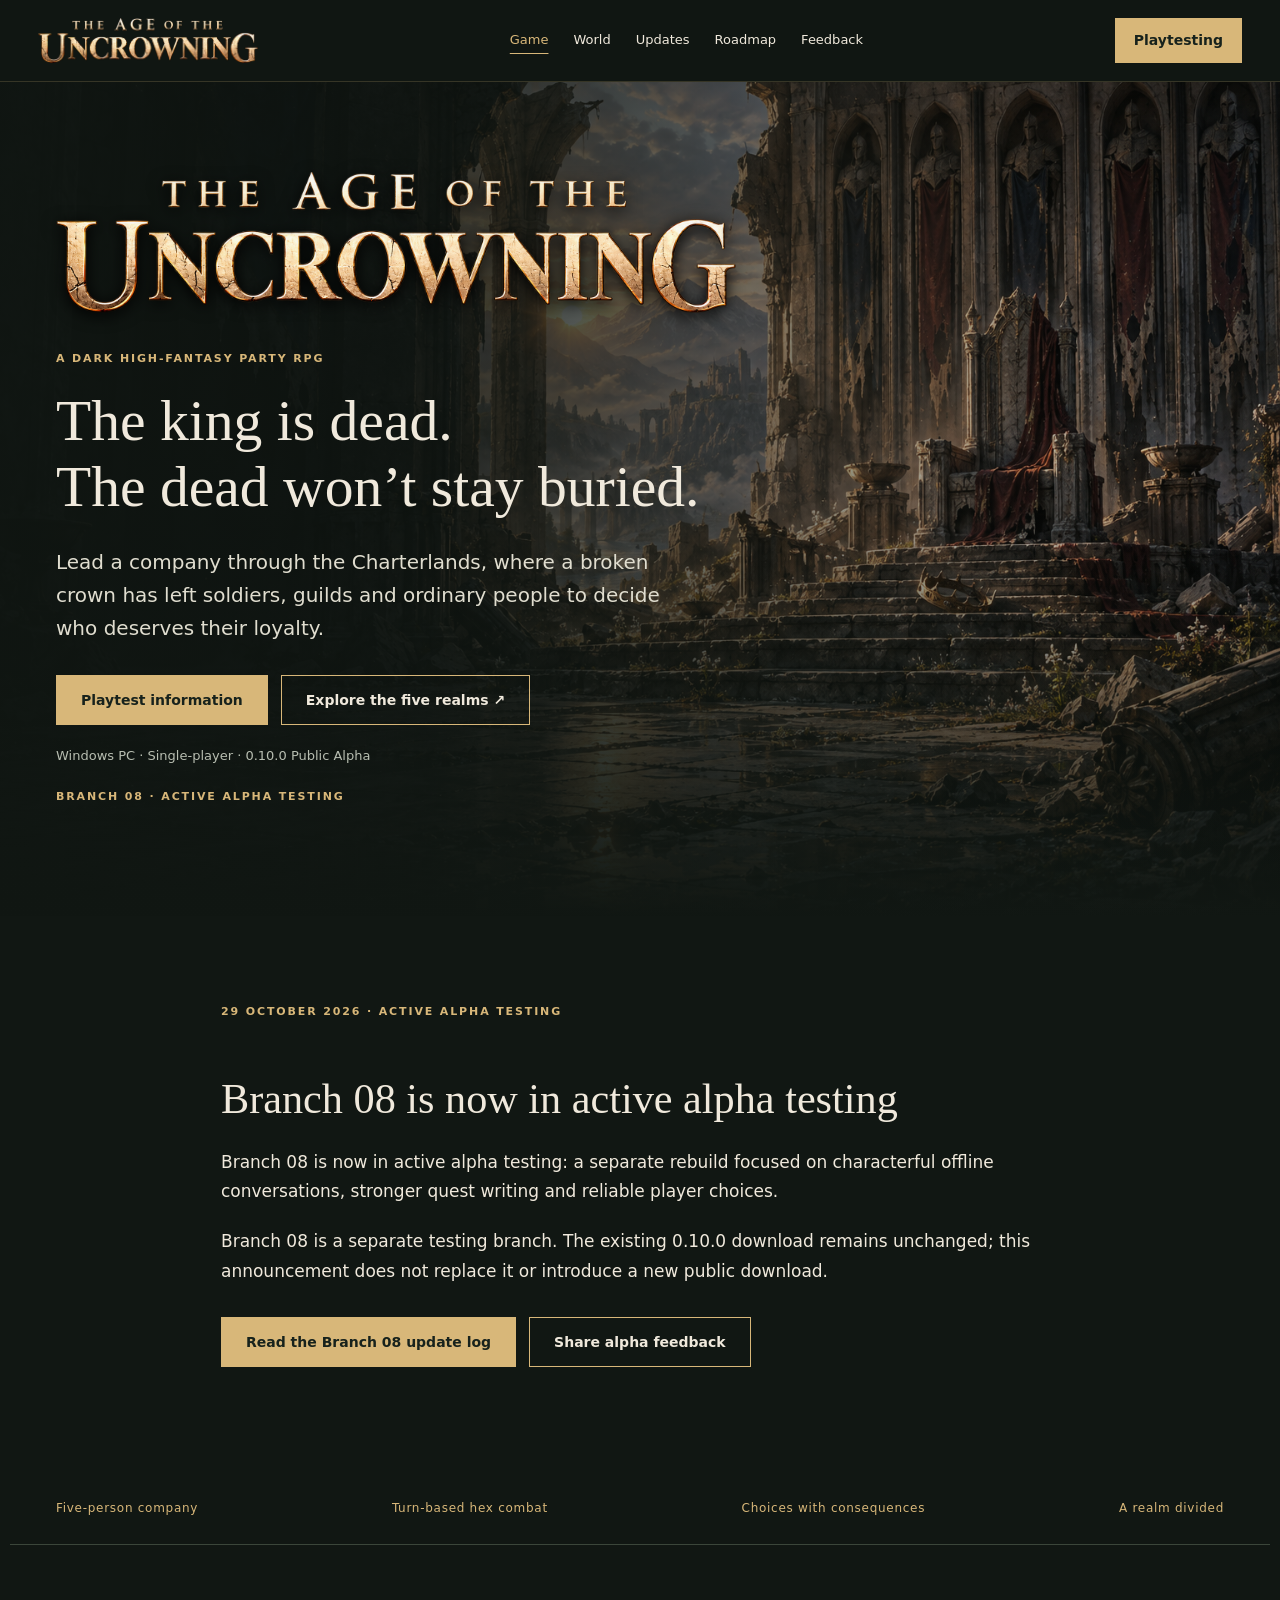
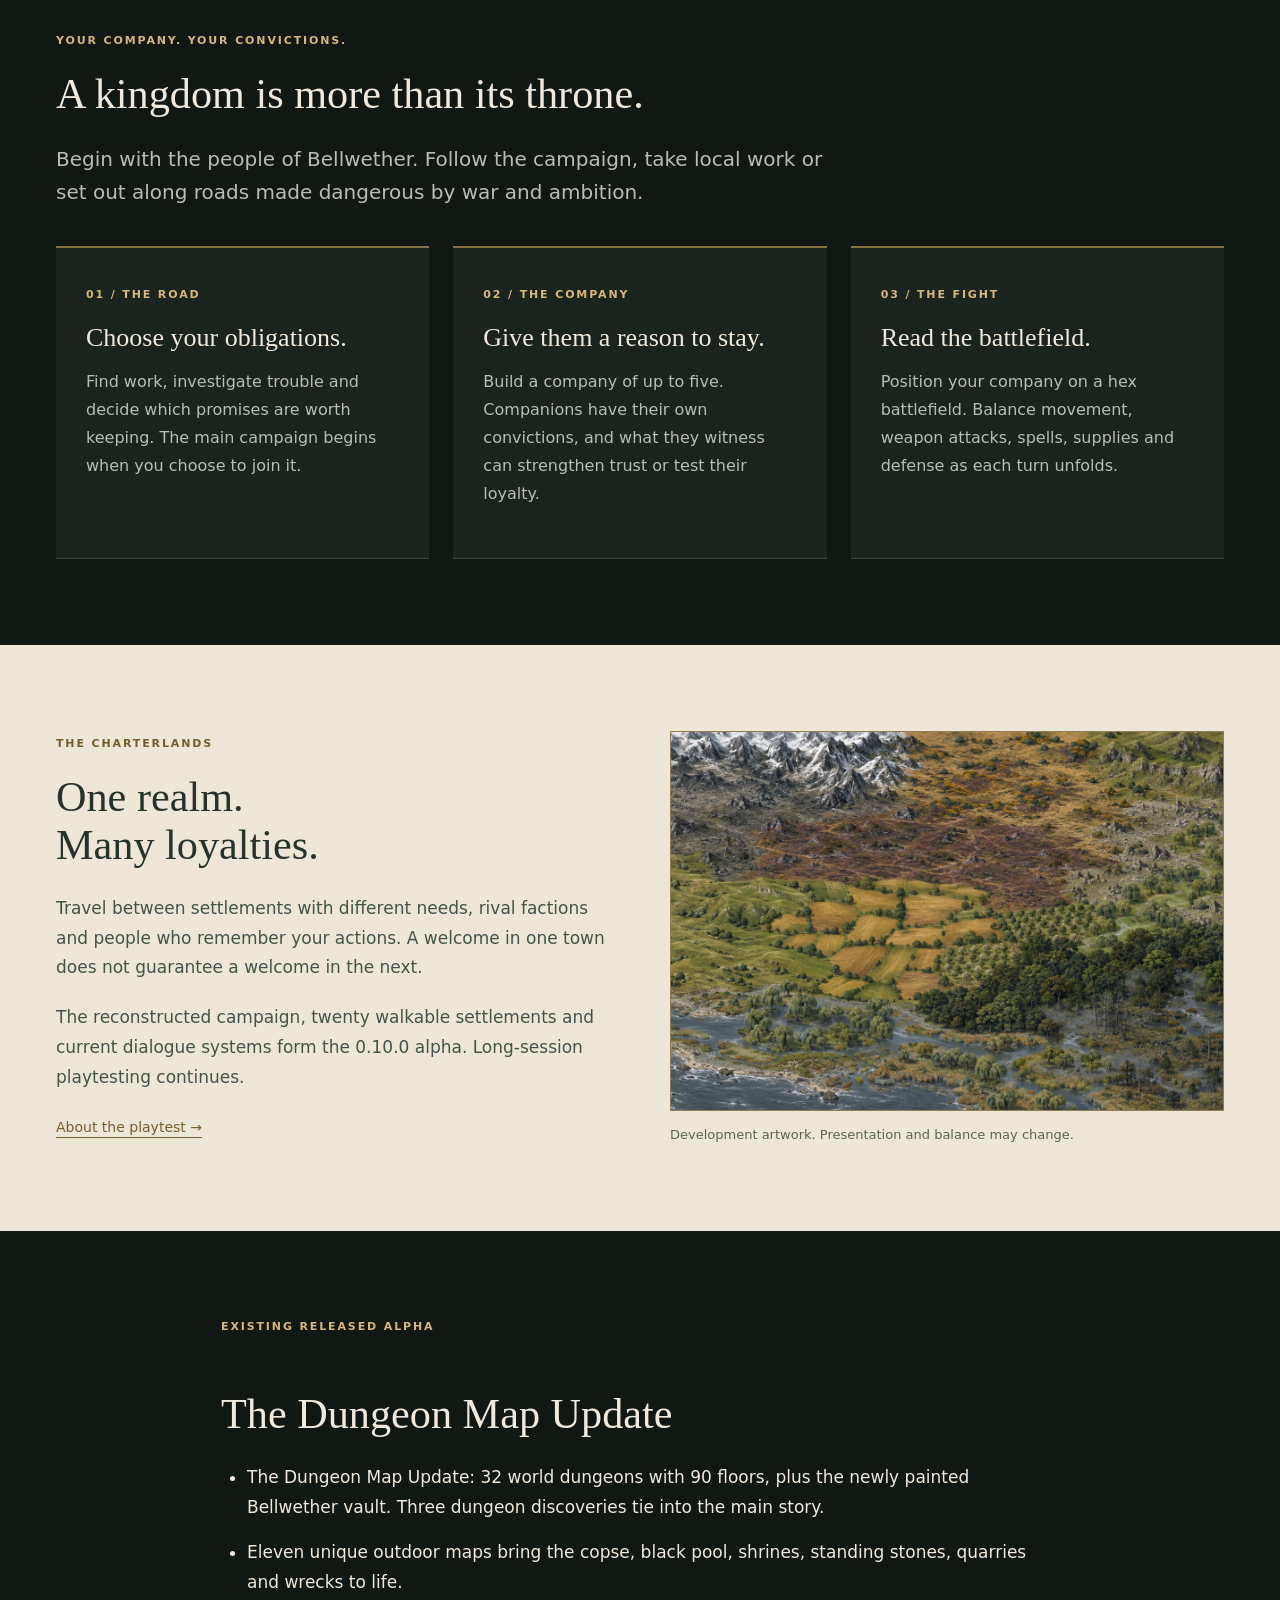
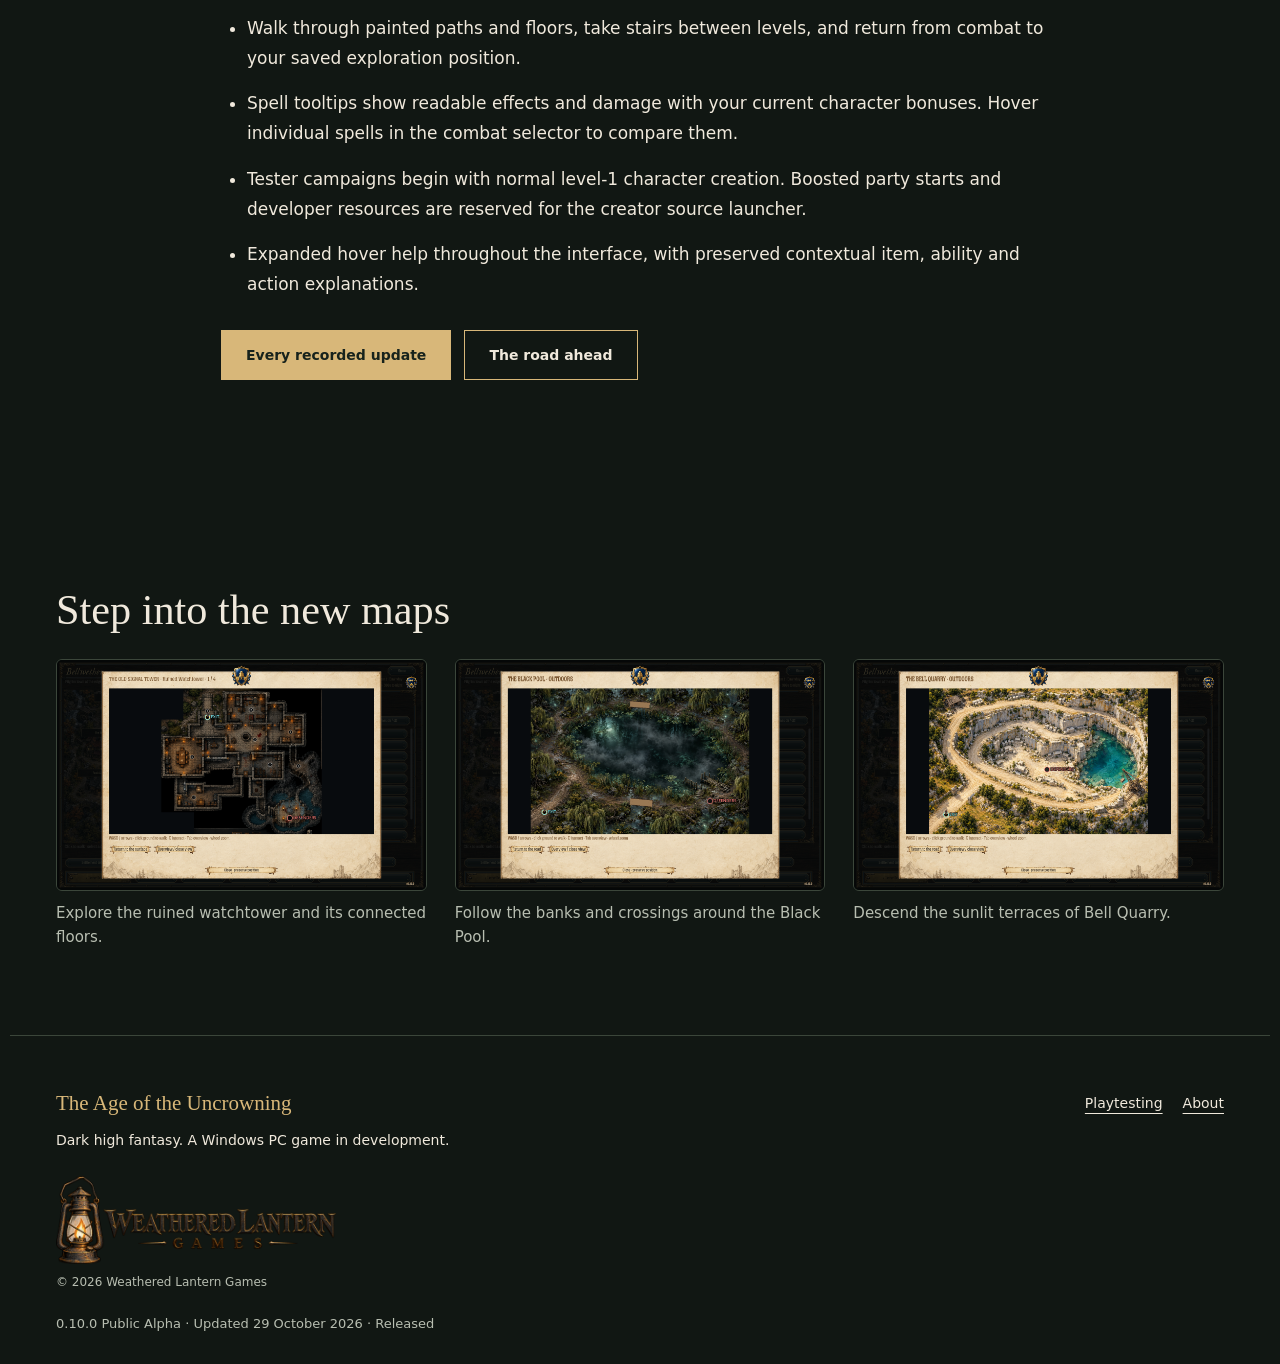
<file: docs/index.html>
<!doctype html><html lang="en"><head><meta charset="utf-8"><meta name="viewport" content="width=device-width,initial-scale=1"><meta name="theme-color" content="#111713"><meta name="description" content="Lead a company through the Charterlands, where a broken crown has left soldiers, guilds and ordinary people to decide who deserves their loyalty."><title>The Age of the Uncrowning</title><link rel="stylesheet" href="assets/site.css"><link rel="stylesheet" href="assets/public.css"><script src="assets/public.js" defer></script></head><body><a class="skip" href="#main">Skip to content</a><header><div class="nav"><a class="brand" href="index.html"><img src="assets/uncrowning-wordmark.png" alt="The Age of the Uncrowning"></a><nav aria-label="Main navigation"><a href="index.html" aria-current="page">Game</a><a href="world.html">World</a><a href="updates.html">Updates</a><a href="roadmap.html">Roadmap</a><a href="feedback.html">Feedback</a></nav><a class="button small" href="play.html">Playtesting</a></div></header><main id="main"><section class="hero"><div class="wrap"><img class="title-wordmark" src="assets/uncrowning-wordmark.png" alt="The Age of the Uncrowning"><p class="eyebrow">A dark high-fantasy party RPG</p><h1>The king is dead.<br>The dead won’t stay buried.</h1><p class="lead">Lead a company through the Charterlands, where a broken crown has left soldiers, guilds and ordinary people to decide who deserves their loyalty.</p><div class="buttons"><a class="button" href="play.html">Playtest information</a><a class="button ghost" href="world.html">Explore the five realms ↗</a></div><p class="fine">Windows PC · Single-player · 0.10.0 Public Alpha</p><p class="badge">Branch 08 · Active alpha testing</p></div></section><section class="section wrap reading" id="branch-08"><p class="eyebrow">29 October 2026 · Active alpha testing</p><h2>Branch 08 is now in active alpha testing</h2><p>Branch 08 is now in active alpha testing: a separate rebuild focused on characterful offline conversations, stronger quest writing and reliable player choices.</p><p>Branch 08 is a separate testing branch. The existing 0.10.0 download remains unchanged; this announcement does not replace it or introduce a new public download.</p><div class="buttons"><a class="button" href="updates.html#branch-08">Read the Branch 08 update log</a><a class="button ghost" href="feedback.html">Share alpha feedback</a></div></section><section class="facts wrap" aria-label="Game features"><span>Five-person company</span><span>Turn-based hex combat</span><span>Choices with consequences</span><span>A realm divided</span></section><section class="section wrap" id="game"><div class="section-heading"><p class="eyebrow">Your company. Your convictions.</p><h2>A kingdom is more than its throne.</h2><p class="lead">Begin with the people of Bellwether. Follow the campaign, take local work or set out along roads made dangerous by war and ambition.</p></div><div class="cards"><article><span class="chapter">01 / THE ROAD</span><h3>Choose your obligations.</h3><p>Find work, investigate trouble and decide which promises are worth keeping. The main campaign begins when you choose to join it.</p></article><article><span class="chapter">02 / THE COMPANY</span><h3>Give them a reason to stay.</h3><p>Build a company of up to five. Companions have their own convictions, and what they witness can strengthen trust or test their loyalty.</p></article><article><span class="chapter">03 / THE FIGHT</span><h3>Read the battlefield.</h3><p>Position your company on a hex battlefield. Balance movement, weapon attacks, spells, supplies and defense as each turn unfolds.</p></article></div></section><section class="section parchment"><div class="wrap split"><div><p class="eyebrow">The Charterlands</p><h2>One realm.<br>Many loyalties.</h2><p>Travel between settlements with different needs, rival factions and people who remember your actions. A welcome in one town does not guarantee a welcome in the next.</p><p>The reconstructed campaign, twenty walkable settlements and current dialogue systems form the 0.10.0 alpha. Long-session playtesting continues.</p><a class="text-link" href="play.html">About the playtest →</a></div><figure><img src="assets/charterlands.png" alt="Development map of the Charterlands, showing rivers, roads and mountain ranges" loading="lazy"><figcaption>Development artwork. Presentation and balance may change.</figcaption></figure></div></section><section class="section wrap reading"><p class="eyebrow">Existing released alpha</p><h2>The Dungeon Map Update</h2><ul><li>The Dungeon Map Update: 32 world dungeons with 90 floors, plus the newly painted Bellwether vault. Three dungeon discoveries tie into the main story.</li><li>Eleven unique outdoor maps bring the copse, black pool, shrines, standing stones, quarries and wrecks to life.</li><li>Walk through painted paths and floors, take stairs between levels, and return from combat to your saved exploration position.</li><li>Spell tooltips show readable effects and damage with your current character bonuses. Hover individual spells in the combat selector to compare them.</li><li>Tester campaigns begin with normal level-1 character creation. Boosted party starts and developer resources are reserved for the creator source launcher.</li><li>Expanded hover help throughout the interface, with preserved contextual item, ability and action explanations.</li></ul><div class="buttons"><a class="button" href="updates.html">Every recorded update</a><a class="button ghost" href="roadmap.html">The road ahead</a></div></section><section class="section wrap"><h2>Step into the new maps</h2><div class="update-gallery"><figure><a href="assets/dungeon-map-update/watchtower.png"><img loading="lazy" src="assets/dungeon-map-update/watchtower.png" alt="Explore the ruined watchtower and its connected floors." width="1440" height="900"></a><figcaption>Explore the ruined watchtower and its connected floors.</figcaption></figure><figure><a href="assets/dungeon-map-update/black-pool.png"><img loading="lazy" src="assets/dungeon-map-update/black-pool.png" alt="Follow the banks and crossings around the Black Pool." width="1440" height="900"></a><figcaption>Follow the banks and crossings around the Black Pool.</figcaption></figure><figure><a href="assets/dungeon-map-update/bell-quarry.png"><img loading="lazy" src="assets/dungeon-map-update/bell-quarry.png" alt="Descend the sunlit terraces of Bell Quarry." width="1440" height="900"></a><figcaption>Descend the sunlit terraces of Bell Quarry.</figcaption></figure></div></section></main><footer class="wrap"><div><strong>The Age of the Uncrowning</strong><p>Dark high fantasy. A Windows PC game in development.</p><div class="studio-credit"><img src="assets/weathered-lantern-games.png" alt="Weathered Lantern Games" width="640" height="200" loading="lazy"><p>© 2026 Weathered Lantern Games</p></div></div><nav aria-label="Footer"><a href="play.html">Playtesting</a><a href="about.html">About</a></nav><p class="fine">0.10.0 Public Alpha · Updated 29 October 2026 · Released</p></footer></body></html>
</file>
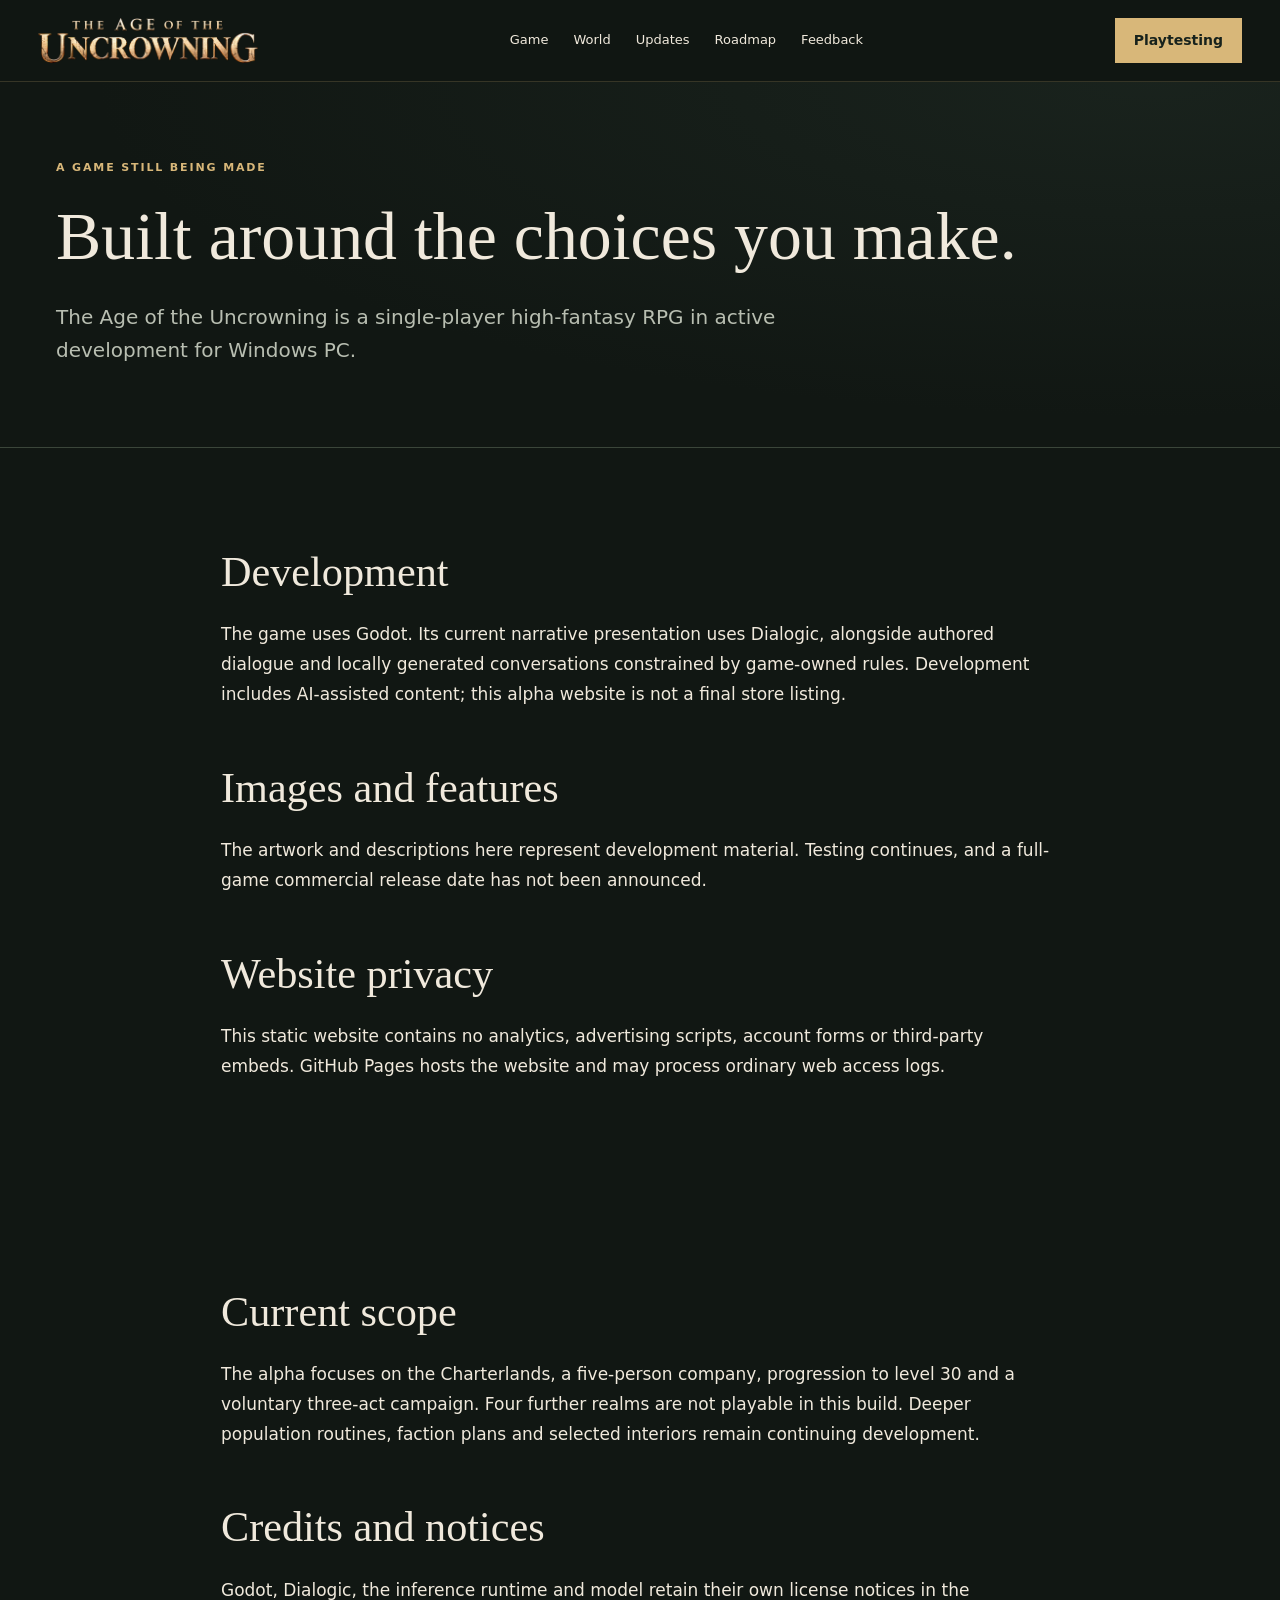
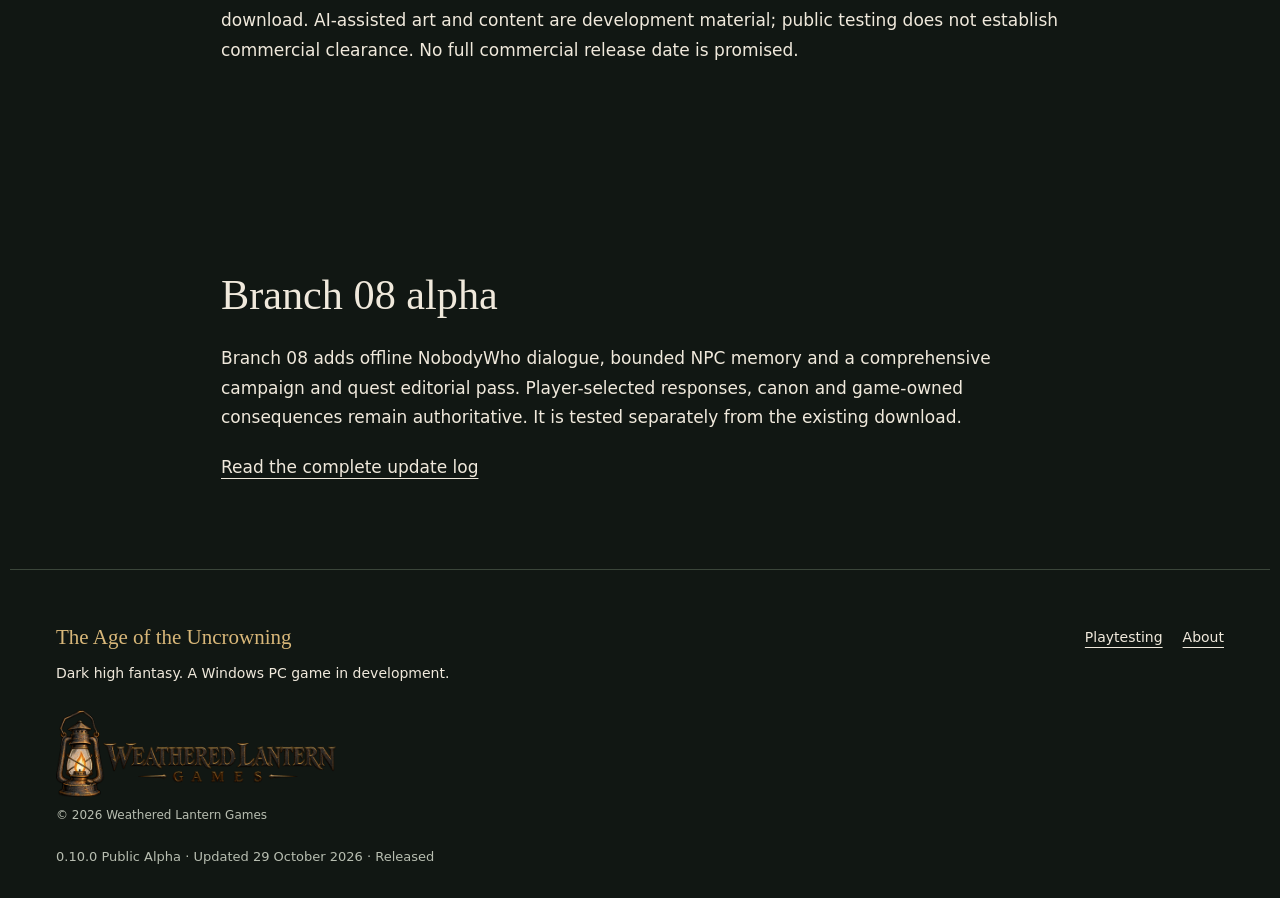
<file: docs/about.html>
<!doctype html><html lang="en"><head><meta charset="utf-8"><meta name="viewport" content="width=device-width,initial-scale=1"><meta name="theme-color" content="#111713"><meta name="description" content="The Age of the Uncrowning is a single-player high-fantasy RPG in active development for Windows PC."><title>About the game</title><link rel="stylesheet" href="assets/site.css"><link rel="stylesheet" href="assets/public.css"><script src="assets/public.js" defer></script></head><body><a class="skip" href="#main">Skip to content</a><header><div class="nav"><a class="brand" href="index.html"><img src="assets/uncrowning-wordmark.png" alt="The Age of the Uncrowning"></a><nav aria-label="Main navigation"><a href="index.html">Game</a><a href="world.html">World</a><a href="updates.html">Updates</a><a href="roadmap.html">Roadmap</a><a href="feedback.html">Feedback</a></nav><a class="button small" href="play.html">Playtesting</a></div></header><main id="main"><section class="page-head"><div class="wrap"><p class="eyebrow">A game still being made</p><h1>Built around the choices you make.</h1><p class="lead">The Age of the Uncrowning is a single-player high-fantasy RPG in active development for Windows PC.</p></div></section><section class="section wrap reading"><h2>Development</h2><p>The game uses Godot. Its current narrative presentation uses Dialogic, alongside authored dialogue and locally generated conversations constrained by game-owned rules. Development includes AI-assisted content; this alpha website is not a final store listing.</p><h2>Images and features</h2><p>The artwork and descriptions here represent development material. Testing continues, and a full-game commercial release date has not been announced.</p><h2>Website privacy</h2><p>This static website contains no analytics, advertising scripts, account forms or third-party embeds. GitHub Pages hosts the website and may process ordinary web access logs.</p></section><section class="section wrap reading"><h2>Current scope</h2><p>The alpha focuses on the Charterlands, a five-person company, progression to level 30 and a voluntary three-act campaign. Four further realms are not playable in this build. Deeper population routines, faction plans and selected interiors remain continuing development.</p><h2>Credits and notices</h2><p>Godot, Dialogic, the inference runtime and model retain their own license notices in the download. AI-assisted art and content are development material; public testing does not establish commercial clearance. No full commercial release date is promised.</p></section><section class="section wrap reading"><h2>Branch 08 alpha</h2><p>Branch 08 adds offline NobodyWho dialogue, bounded NPC memory and a comprehensive campaign and quest editorial pass. Player-selected responses, canon and game-owned consequences remain authoritative. It is tested separately from the existing download.</p><a href="updates.html#branch-08">Read the complete update log</a></section></main><footer class="wrap"><div><strong>The Age of the Uncrowning</strong><p>Dark high fantasy. A Windows PC game in development.</p><div class="studio-credit"><img src="assets/weathered-lantern-games.png" alt="Weathered Lantern Games" width="640" height="200" loading="lazy"><p>© 2026 Weathered Lantern Games</p></div></div><nav aria-label="Footer"><a href="play.html">Playtesting</a><a href="about.html">About</a></nav><p class="fine">0.10.0 Public Alpha · Updated 29 October 2026 · Released</p></footer></body></html>
</file>
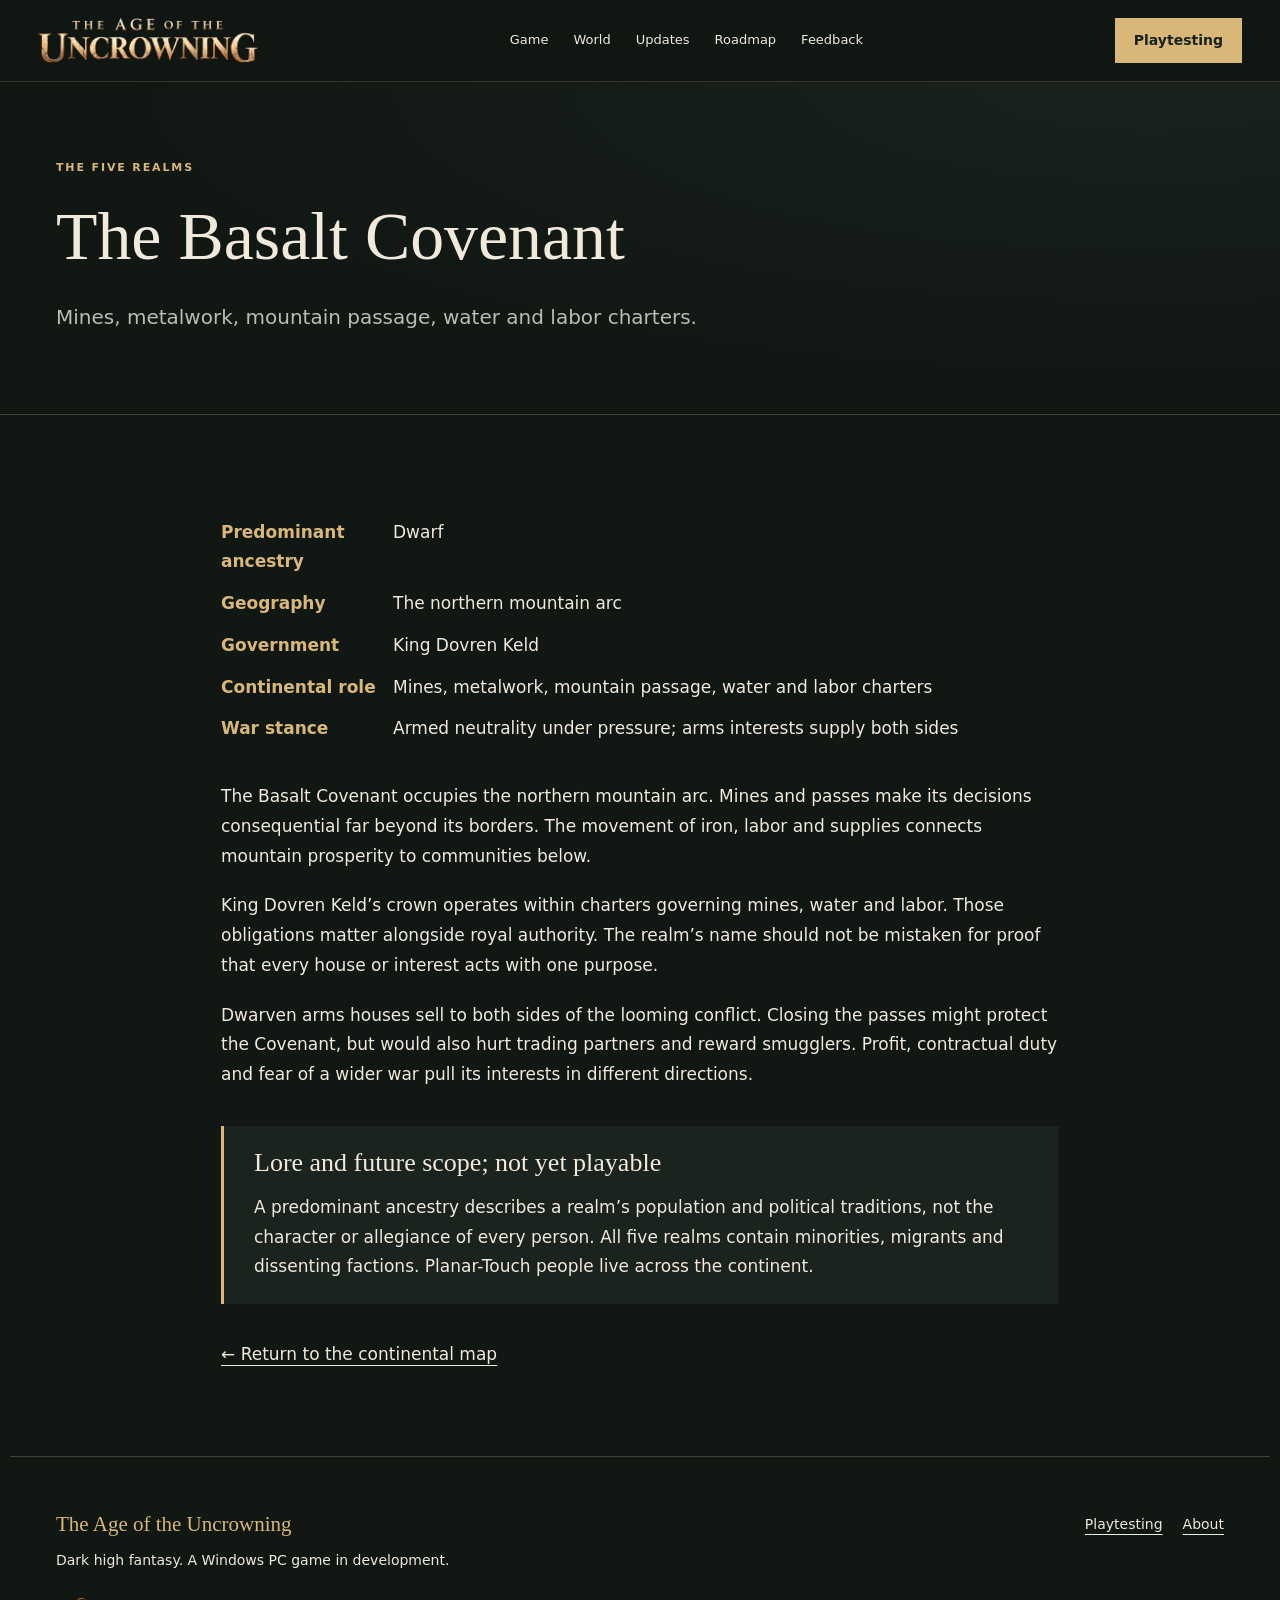
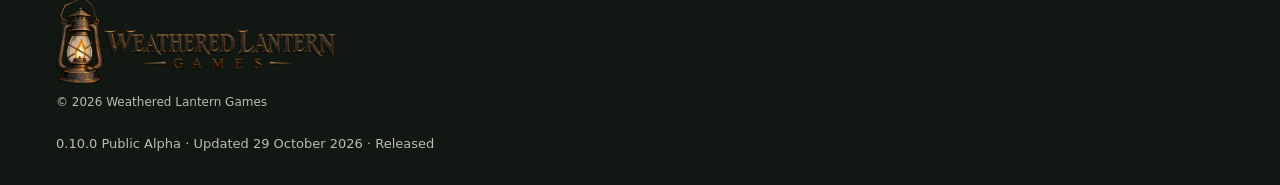
<file: docs/basalt-covenant.html>
<!doctype html><html lang="en"><head><meta charset="utf-8"><meta name="viewport" content="width=device-width,initial-scale=1"><meta name="theme-color" content="#111713"><meta name="description" content="Mines, metalwork, mountain passage, water and labor charters."><title>The Basalt Covenant</title><link rel="stylesheet" href="assets/site.css"><link rel="stylesheet" href="assets/public.css"><script src="assets/public.js" defer></script></head><body><a class="skip" href="#main">Skip to content</a><header><div class="nav"><a class="brand" href="index.html"><img src="assets/uncrowning-wordmark.png" alt="The Age of the Uncrowning"></a><nav aria-label="Main navigation"><a href="index.html">Game</a><a href="world.html">World</a><a href="updates.html">Updates</a><a href="roadmap.html">Roadmap</a><a href="feedback.html">Feedback</a></nav><a class="button small" href="play.html">Playtesting</a></div></header><main id="main"><section class="page-head"><div class="wrap"><p class="eyebrow">The five realms</p><h1>The Basalt Covenant</h1><p class="lead">Mines, metalwork, mountain passage, water and labor charters.</p></div></section><section class="section wrap reading"><dl class="realm-facts"><dt>Predominant ancestry</dt><dd>Dwarf</dd><dt>Geography</dt><dd>The northern mountain arc</dd><dt>Government</dt><dd>King Dovren Keld</dd><dt>Continental role</dt><dd>Mines, metalwork, mountain passage, water and labor charters</dd><dt>War stance</dt><dd>Armed neutrality under pressure; arms interests supply both sides</dd></dl><p>The Basalt Covenant occupies the northern mountain arc. Mines and passes make its decisions consequential far beyond its borders. The movement of iron, labor and supplies connects mountain prosperity to communities below.</p><p>King Dovren Keld’s crown operates within charters governing mines, water and labor. Those obligations matter alongside royal authority. The realm’s name should not be mistaken for proof that every house or interest acts with one purpose.</p><p>Dwarven arms houses sell to both sides of the looming conflict. Closing the passes might protect the Covenant, but would also hurt trading partners and reward smugglers. Profit, contractual duty and fear of a wider war pull its interests in different directions.</p><div class="callout"><h3>Lore and future scope; not yet playable</h3><p>A predominant ancestry describes a realm’s population and political traditions, not the character or allegiance of every person. All five realms contain minorities, migrants and dissenting factions. Planar-Touch people live across the continent.</p></div><a href="world.html">← Return to the continental map</a></section></main><footer class="wrap"><div><strong>The Age of the Uncrowning</strong><p>Dark high fantasy. A Windows PC game in development.</p><div class="studio-credit"><img src="assets/weathered-lantern-games.png" alt="Weathered Lantern Games" width="640" height="200" loading="lazy"><p>© 2026 Weathered Lantern Games</p></div></div><nav aria-label="Footer"><a href="play.html">Playtesting</a><a href="about.html">About</a></nav><p class="fine">0.10.0 Public Alpha · Updated 29 October 2026 · Released</p></footer></body></html>
</file>
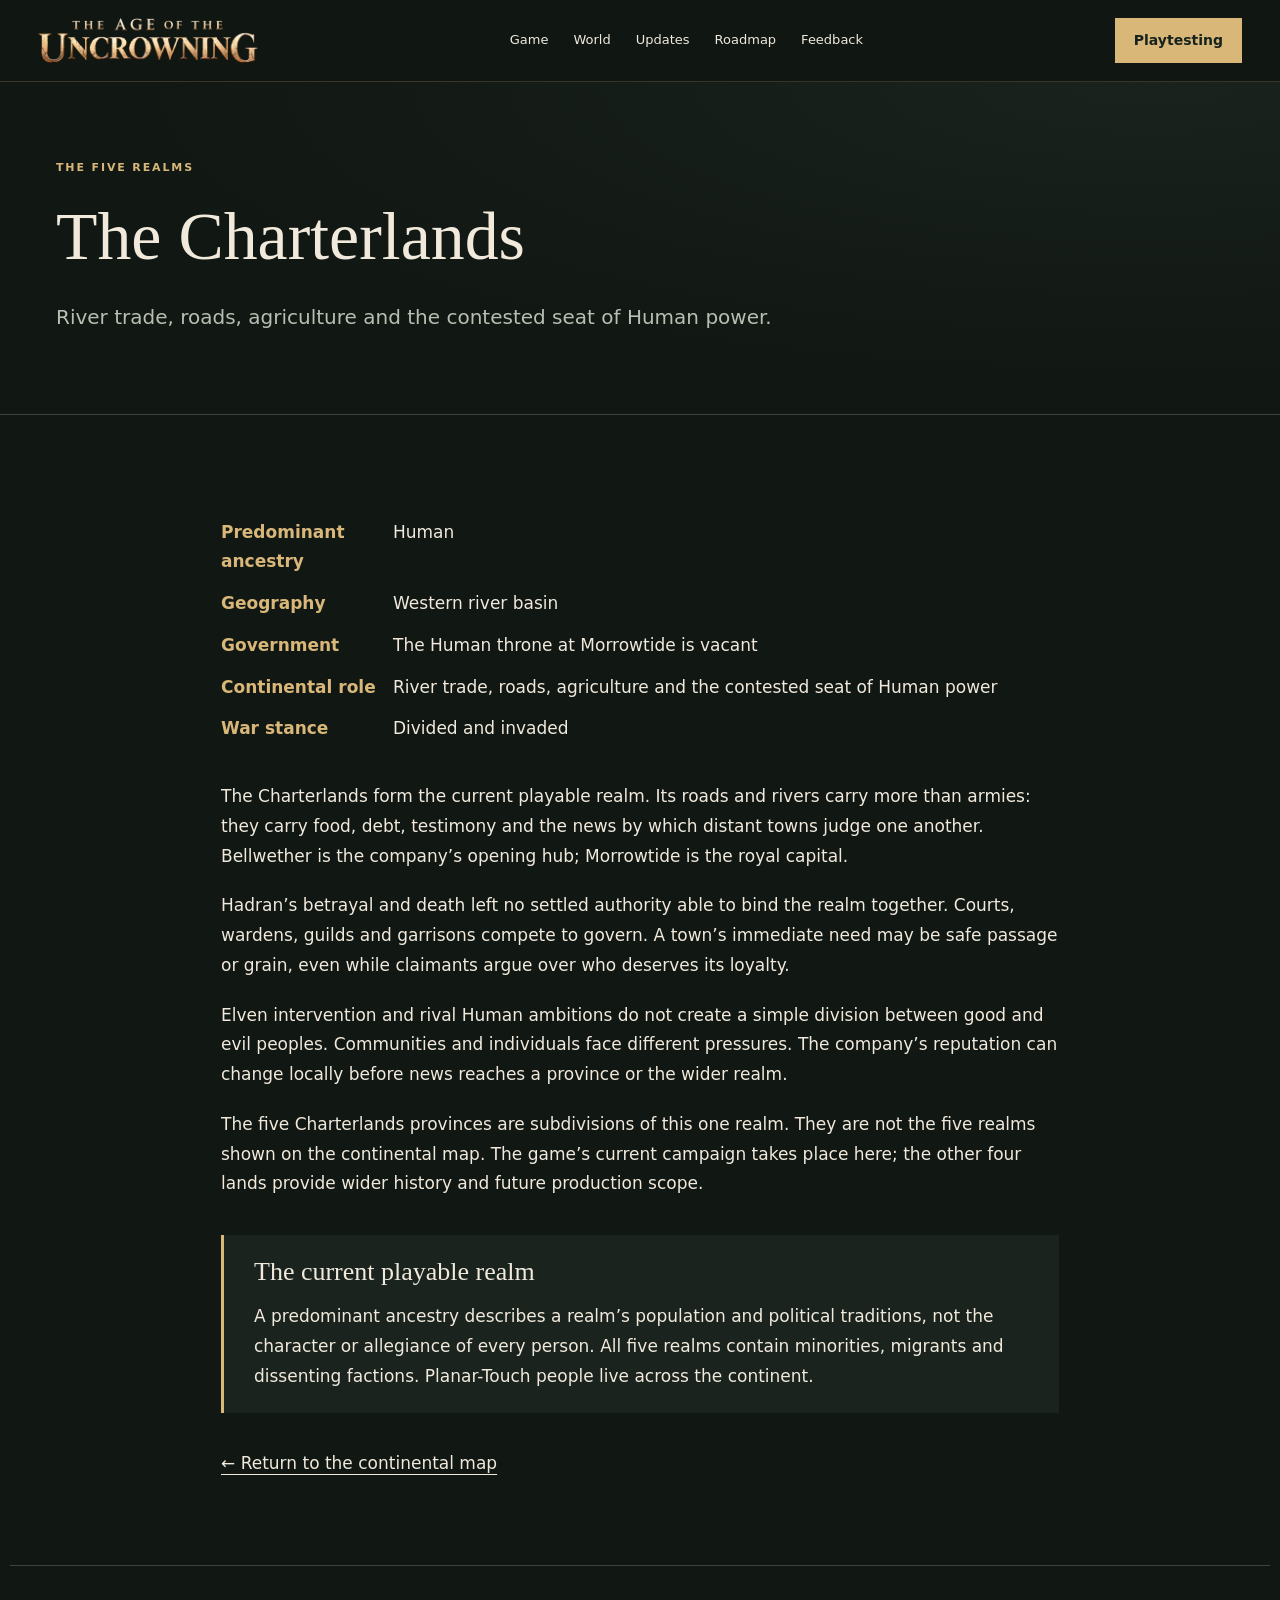
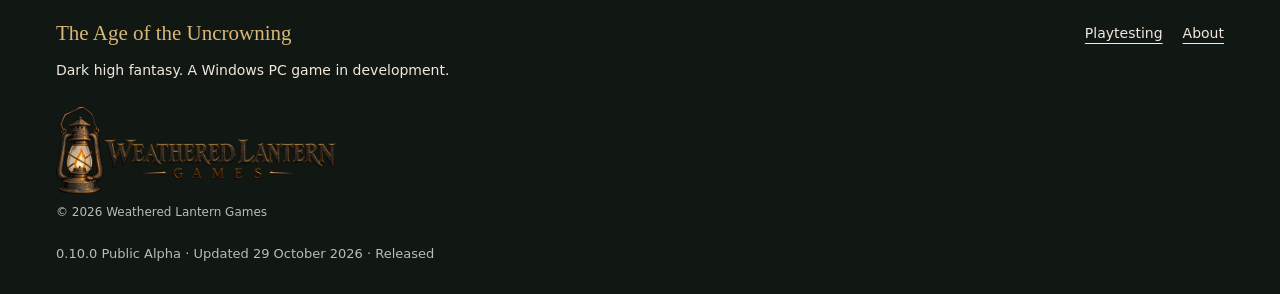
<file: docs/charterlands.html>
<!doctype html><html lang="en"><head><meta charset="utf-8"><meta name="viewport" content="width=device-width,initial-scale=1"><meta name="theme-color" content="#111713"><meta name="description" content="River trade, roads, agriculture and the contested seat of Human power."><title>The Charterlands</title><link rel="stylesheet" href="assets/site.css"><link rel="stylesheet" href="assets/public.css"><script src="assets/public.js" defer></script></head><body><a class="skip" href="#main">Skip to content</a><header><div class="nav"><a class="brand" href="index.html"><img src="assets/uncrowning-wordmark.png" alt="The Age of the Uncrowning"></a><nav aria-label="Main navigation"><a href="index.html">Game</a><a href="world.html">World</a><a href="updates.html">Updates</a><a href="roadmap.html">Roadmap</a><a href="feedback.html">Feedback</a></nav><a class="button small" href="play.html">Playtesting</a></div></header><main id="main"><section class="page-head"><div class="wrap"><p class="eyebrow">The five realms</p><h1>The Charterlands</h1><p class="lead">River trade, roads, agriculture and the contested seat of Human power.</p></div></section><section class="section wrap reading"><dl class="realm-facts"><dt>Predominant ancestry</dt><dd>Human</dd><dt>Geography</dt><dd>Western river basin</dd><dt>Government</dt><dd>The Human throne at Morrowtide is vacant</dd><dt>Continental role</dt><dd>River trade, roads, agriculture and the contested seat of Human power</dd><dt>War stance</dt><dd>Divided and invaded</dd></dl><p>The Charterlands form the current playable realm. Its roads and rivers carry more than armies: they carry food, debt, testimony and the news by which distant towns judge one another. Bellwether is the company’s opening hub; Morrowtide is the royal capital.</p><p>Hadran’s betrayal and death left no settled authority able to bind the realm together. Courts, wardens, guilds and garrisons compete to govern. A town’s immediate need may be safe passage or grain, even while claimants argue over who deserves its loyalty.</p><p>Elven intervention and rival Human ambitions do not create a simple division between good and evil peoples. Communities and individuals face different pressures. The company’s reputation can change locally before news reaches a province or the wider realm.</p><p>The five Charterlands provinces are subdivisions of this one realm. They are not the five realms shown on the continental map. The game’s current campaign takes place here; the other four lands provide wider history and future production scope.</p><div class="callout"><h3>The current playable realm</h3><p>A predominant ancestry describes a realm’s population and political traditions, not the character or allegiance of every person. All five realms contain minorities, migrants and dissenting factions. Planar-Touch people live across the continent.</p></div><a href="world.html">← Return to the continental map</a></section></main><footer class="wrap"><div><strong>The Age of the Uncrowning</strong><p>Dark high fantasy. A Windows PC game in development.</p><div class="studio-credit"><img src="assets/weathered-lantern-games.png" alt="Weathered Lantern Games" width="640" height="200" loading="lazy"><p>© 2026 Weathered Lantern Games</p></div></div><nav aria-label="Footer"><a href="play.html">Playtesting</a><a href="about.html">About</a></nav><p class="fine">0.10.0 Public Alpha · Updated 29 October 2026 · Released</p></footer></body></html>
</file>
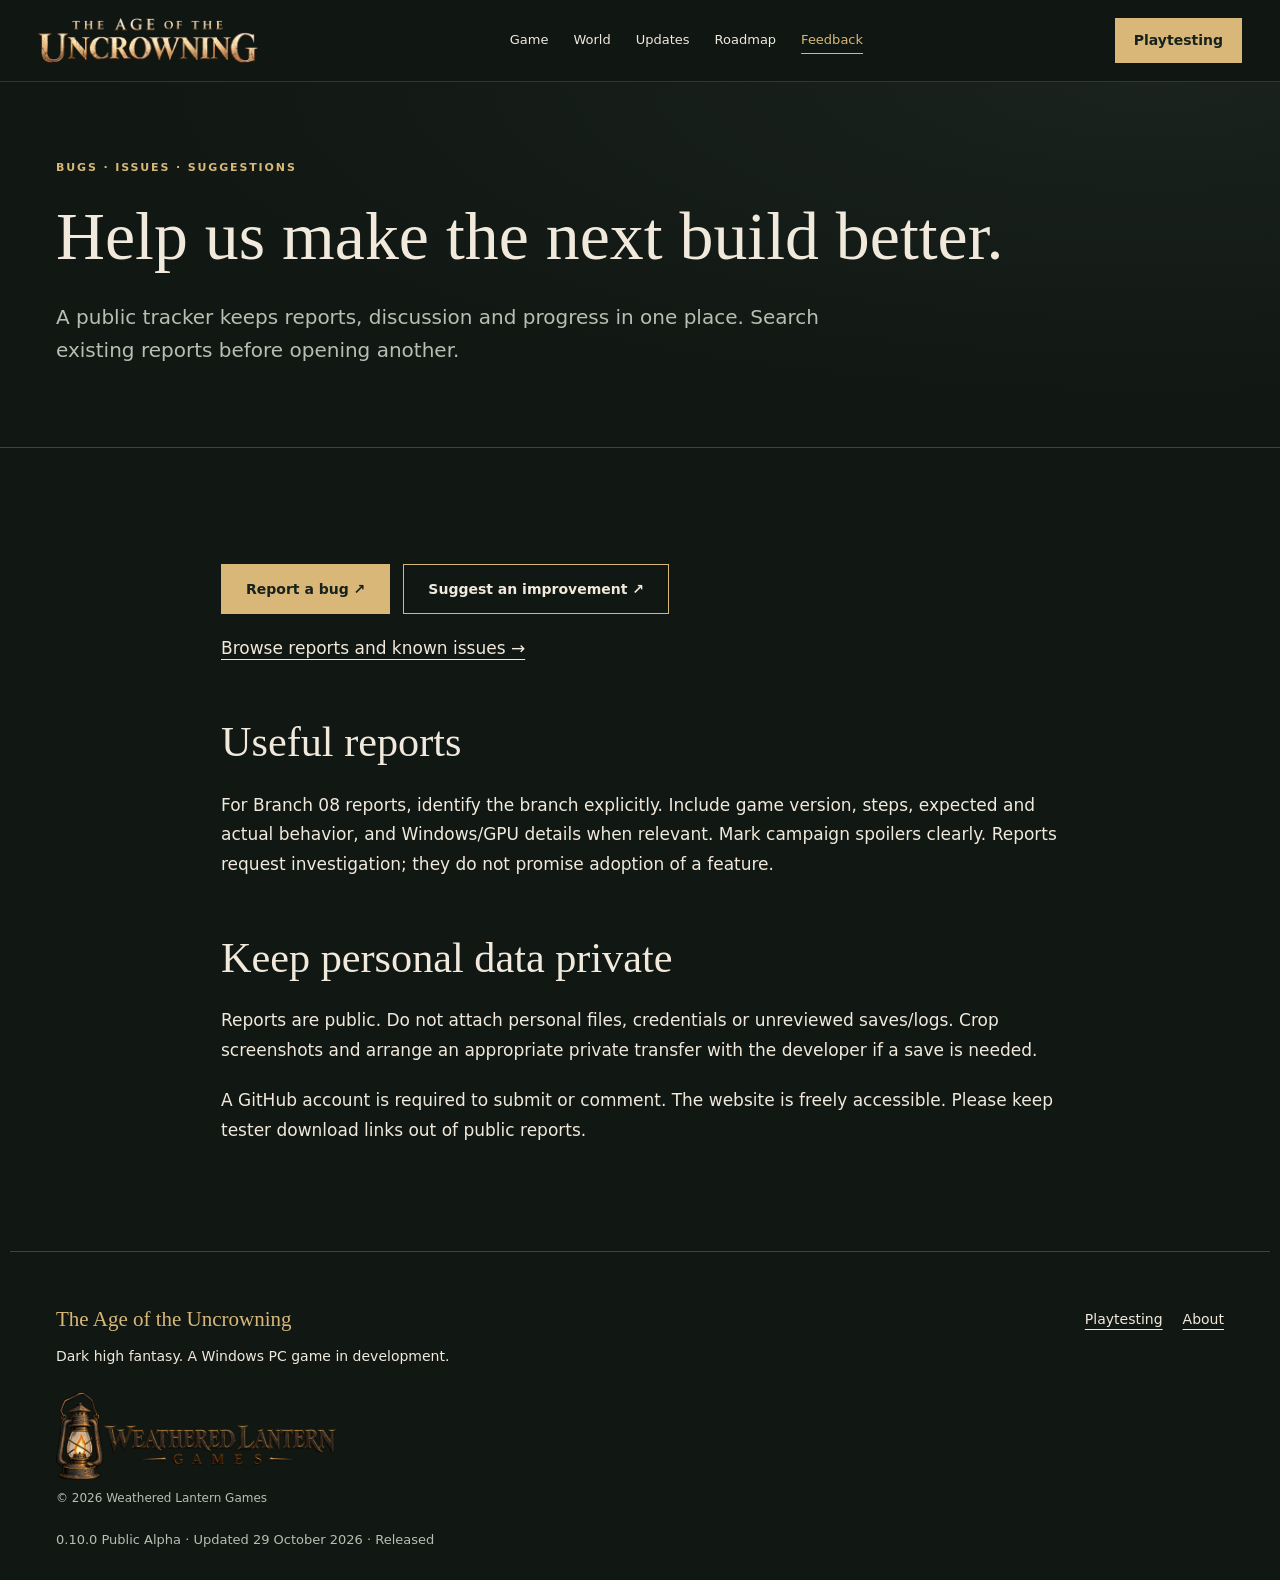
<file: docs/feedback.html>
<!doctype html><html lang="en"><head><meta charset="utf-8"><meta name="viewport" content="width=device-width,initial-scale=1"><meta name="theme-color" content="#111713"><meta name="description" content="A public tracker keeps reports, discussion and progress in one place. Search existing reports before opening another."><title>Feedback</title><link rel="stylesheet" href="assets/site.css"><link rel="stylesheet" href="assets/public.css"><script src="assets/public.js" defer></script></head><body><a class="skip" href="#main">Skip to content</a><header><div class="nav"><a class="brand" href="index.html"><img src="assets/uncrowning-wordmark.png" alt="The Age of the Uncrowning"></a><nav aria-label="Main navigation"><a href="index.html">Game</a><a href="world.html">World</a><a href="updates.html">Updates</a><a href="roadmap.html">Roadmap</a><a href="feedback.html" aria-current="page">Feedback</a></nav><a class="button small" href="play.html">Playtesting</a></div></header><main id="main"><section class="page-head"><div class="wrap"><p class="eyebrow">Bugs · Issues · Suggestions</p><h1>Help us make the next build better.</h1><p class="lead">A public tracker keeps reports, discussion and progress in one place. Search existing reports before opening another.</p></div></section><section class="section wrap reading"><div class="buttons"><a class="button" href="https://github.com/AoUC-Admin/aouc-playtest/issues/new?template=bug-report.yml">Report a bug ↗</a><a class="button ghost" href="https://github.com/AoUC-Admin/aouc-playtest/issues/new?template=suggestion.yml">Suggest an improvement ↗</a></div><p><a href="https://github.com/AoUC-Admin/aouc-playtest/issues">Browse reports and known issues →</a></p><h2>Useful reports</h2><p>For Branch 08 reports, identify the branch explicitly. Include game version, steps, expected and actual behavior, and Windows/GPU details when relevant. Mark campaign spoilers clearly. Reports request investigation; they do not promise adoption of a feature.</p><h2>Keep personal data private</h2><p>Reports are public. Do not attach personal files, credentials or unreviewed saves/logs. Crop screenshots and arrange an appropriate private transfer with the developer if a save is needed.</p><p>A GitHub account is required to submit or comment. The website is freely accessible. Please keep tester download links out of public reports.</p></section></main><footer class="wrap"><div><strong>The Age of the Uncrowning</strong><p>Dark high fantasy. A Windows PC game in development.</p><div class="studio-credit"><img src="assets/weathered-lantern-games.png" alt="Weathered Lantern Games" width="640" height="200" loading="lazy"><p>© 2026 Weathered Lantern Games</p></div></div><nav aria-label="Footer"><a href="play.html">Playtesting</a><a href="about.html">About</a></nav><p class="fine">0.10.0 Public Alpha · Updated 29 October 2026 · Released</p></footer></body></html>
</file>
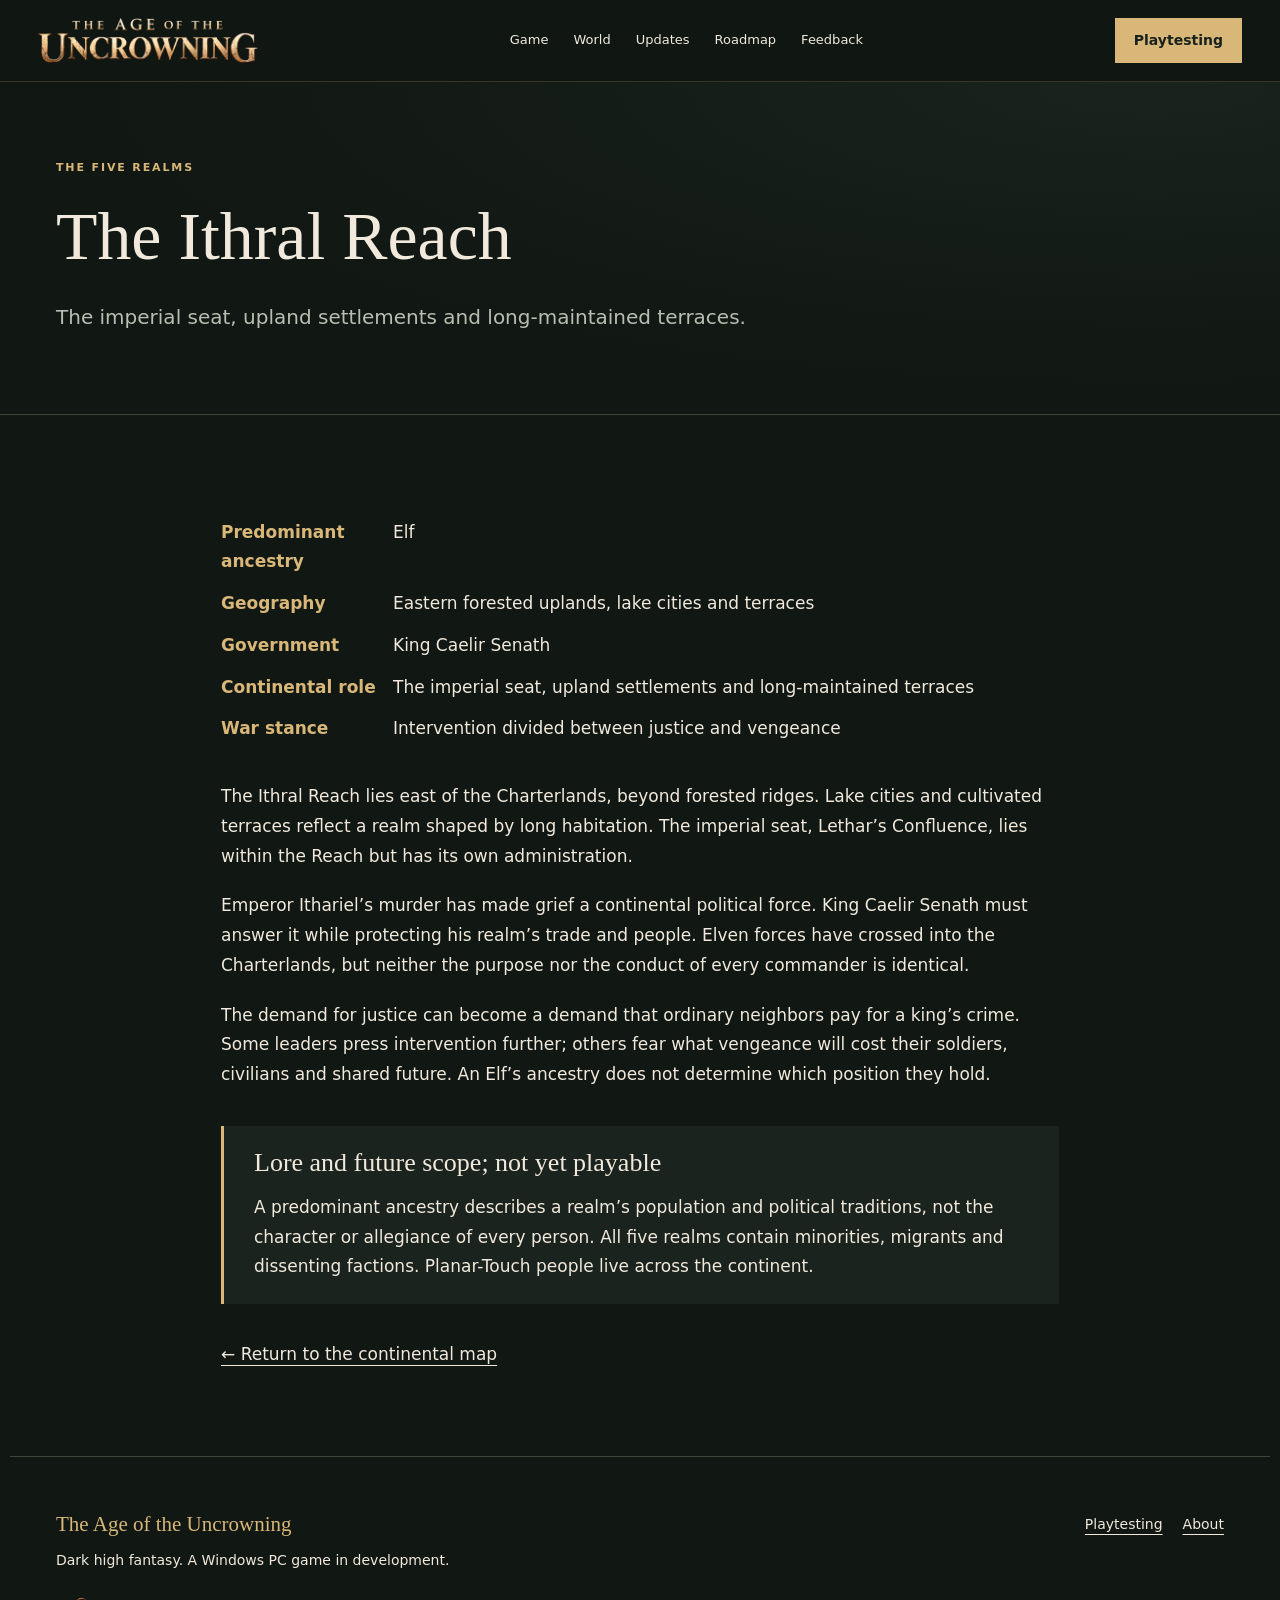
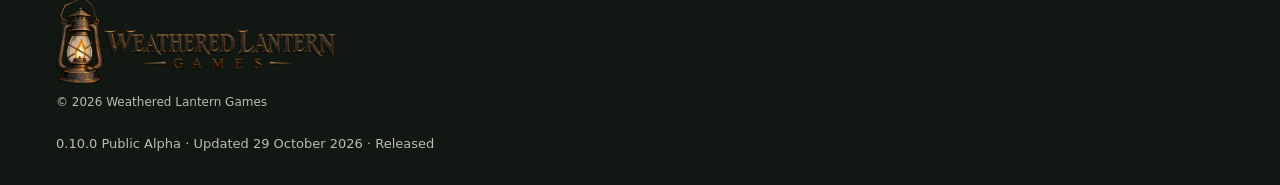
<file: docs/ithral-reach.html>
<!doctype html><html lang="en"><head><meta charset="utf-8"><meta name="viewport" content="width=device-width,initial-scale=1"><meta name="theme-color" content="#111713"><meta name="description" content="The imperial seat, upland settlements and long-maintained terraces."><title>The Ithral Reach</title><link rel="stylesheet" href="assets/site.css"><link rel="stylesheet" href="assets/public.css"><script src="assets/public.js" defer></script></head><body><a class="skip" href="#main">Skip to content</a><header><div class="nav"><a class="brand" href="index.html"><img src="assets/uncrowning-wordmark.png" alt="The Age of the Uncrowning"></a><nav aria-label="Main navigation"><a href="index.html">Game</a><a href="world.html">World</a><a href="updates.html">Updates</a><a href="roadmap.html">Roadmap</a><a href="feedback.html">Feedback</a></nav><a class="button small" href="play.html">Playtesting</a></div></header><main id="main"><section class="page-head"><div class="wrap"><p class="eyebrow">The five realms</p><h1>The Ithral Reach</h1><p class="lead">The imperial seat, upland settlements and long-maintained terraces.</p></div></section><section class="section wrap reading"><dl class="realm-facts"><dt>Predominant ancestry</dt><dd>Elf</dd><dt>Geography</dt><dd>Eastern forested uplands, lake cities and terraces</dd><dt>Government</dt><dd>King Caelir Senath</dd><dt>Continental role</dt><dd>The imperial seat, upland settlements and long-maintained terraces</dd><dt>War stance</dt><dd>Intervention divided between justice and vengeance</dd></dl><p>The Ithral Reach lies east of the Charterlands, beyond forested ridges. Lake cities and cultivated terraces reflect a realm shaped by long habitation. The imperial seat, Lethar’s Confluence, lies within the Reach but has its own administration.</p><p>Emperor Ithariel’s murder has made grief a continental political force. King Caelir Senath must answer it while protecting his realm’s trade and people. Elven forces have crossed into the Charterlands, but neither the purpose nor the conduct of every commander is identical.</p><p>The demand for justice can become a demand that ordinary neighbors pay for a king’s crime. Some leaders press intervention further; others fear what vengeance will cost their soldiers, civilians and shared future. An Elf’s ancestry does not determine which position they hold.</p><div class="callout"><h3>Lore and future scope; not yet playable</h3><p>A predominant ancestry describes a realm’s population and political traditions, not the character or allegiance of every person. All five realms contain minorities, migrants and dissenting factions. Planar-Touch people live across the continent.</p></div><a href="world.html">← Return to the continental map</a></section></main><footer class="wrap"><div><strong>The Age of the Uncrowning</strong><p>Dark high fantasy. A Windows PC game in development.</p><div class="studio-credit"><img src="assets/weathered-lantern-games.png" alt="Weathered Lantern Games" width="640" height="200" loading="lazy"><p>© 2026 Weathered Lantern Games</p></div></div><nav aria-label="Footer"><a href="play.html">Playtesting</a><a href="about.html">About</a></nav><p class="fine">0.10.0 Public Alpha · Updated 29 October 2026 · Released</p></footer></body></html>
</file>
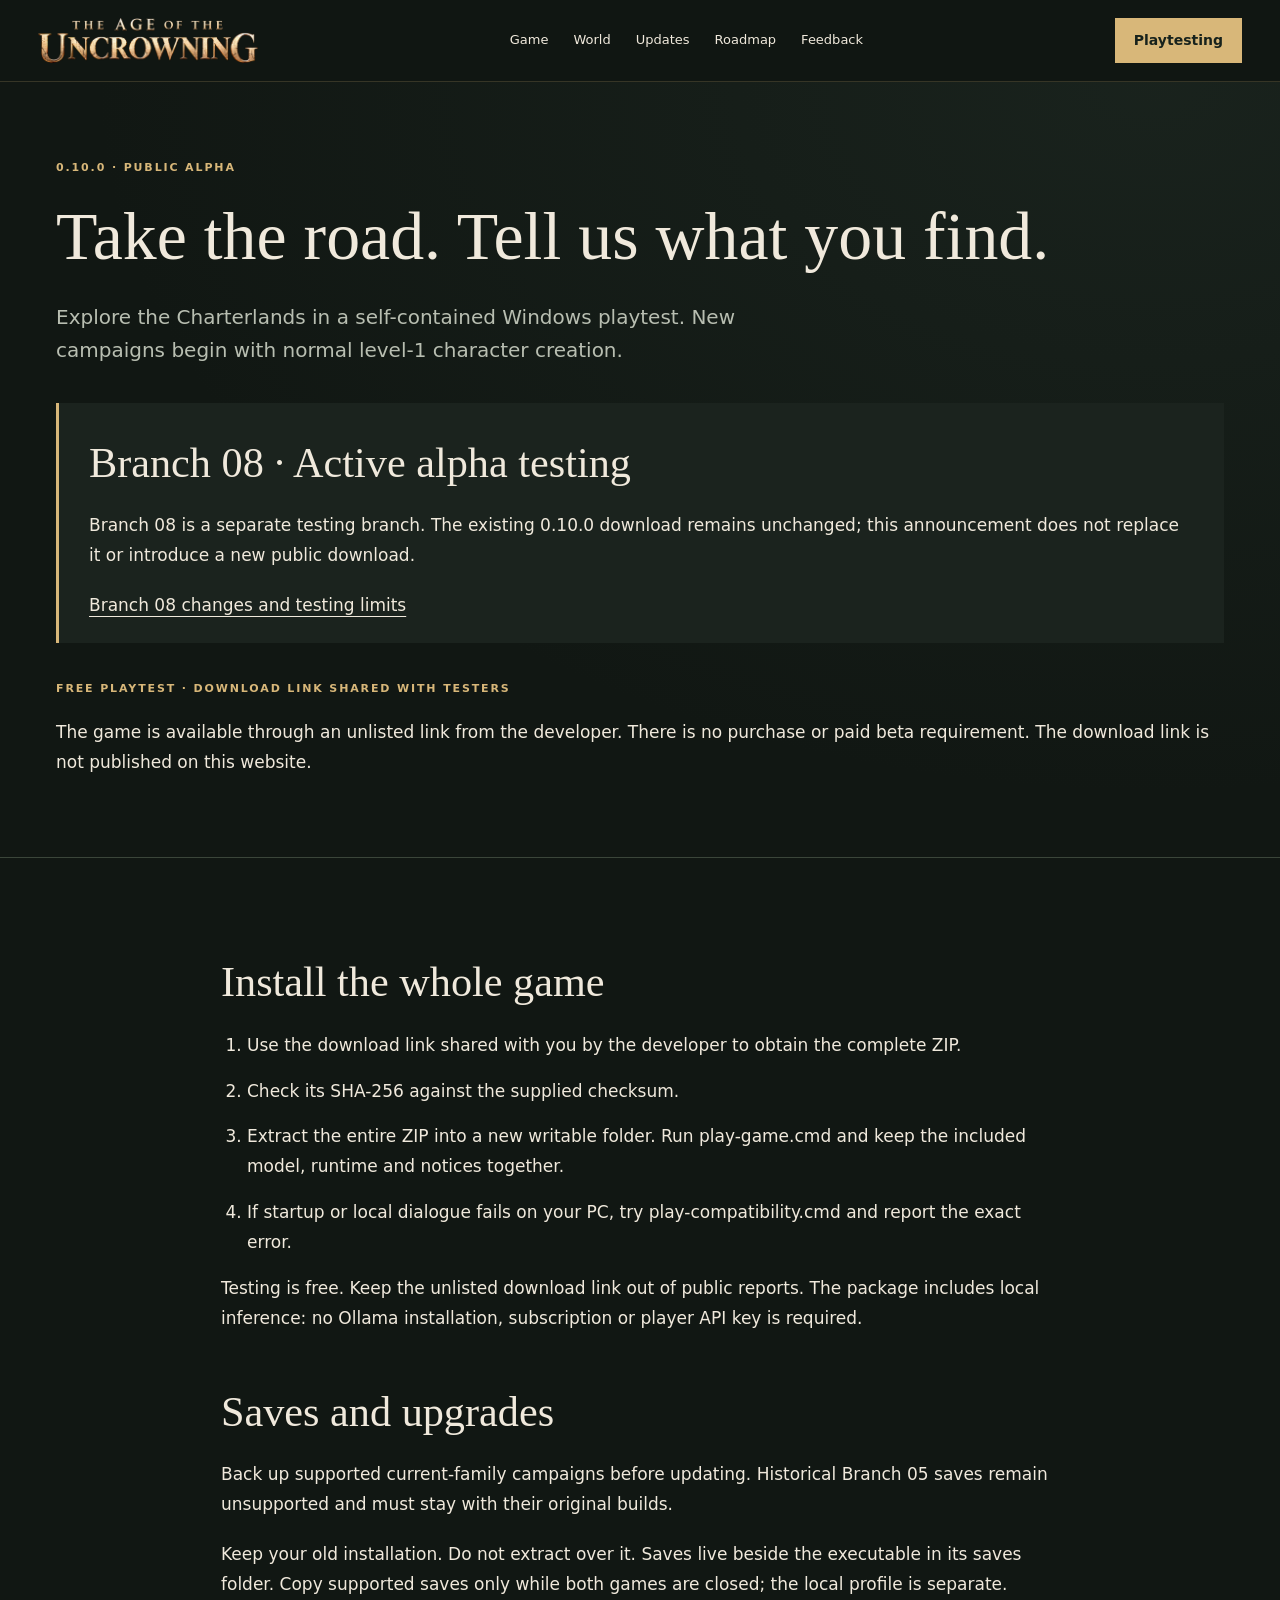
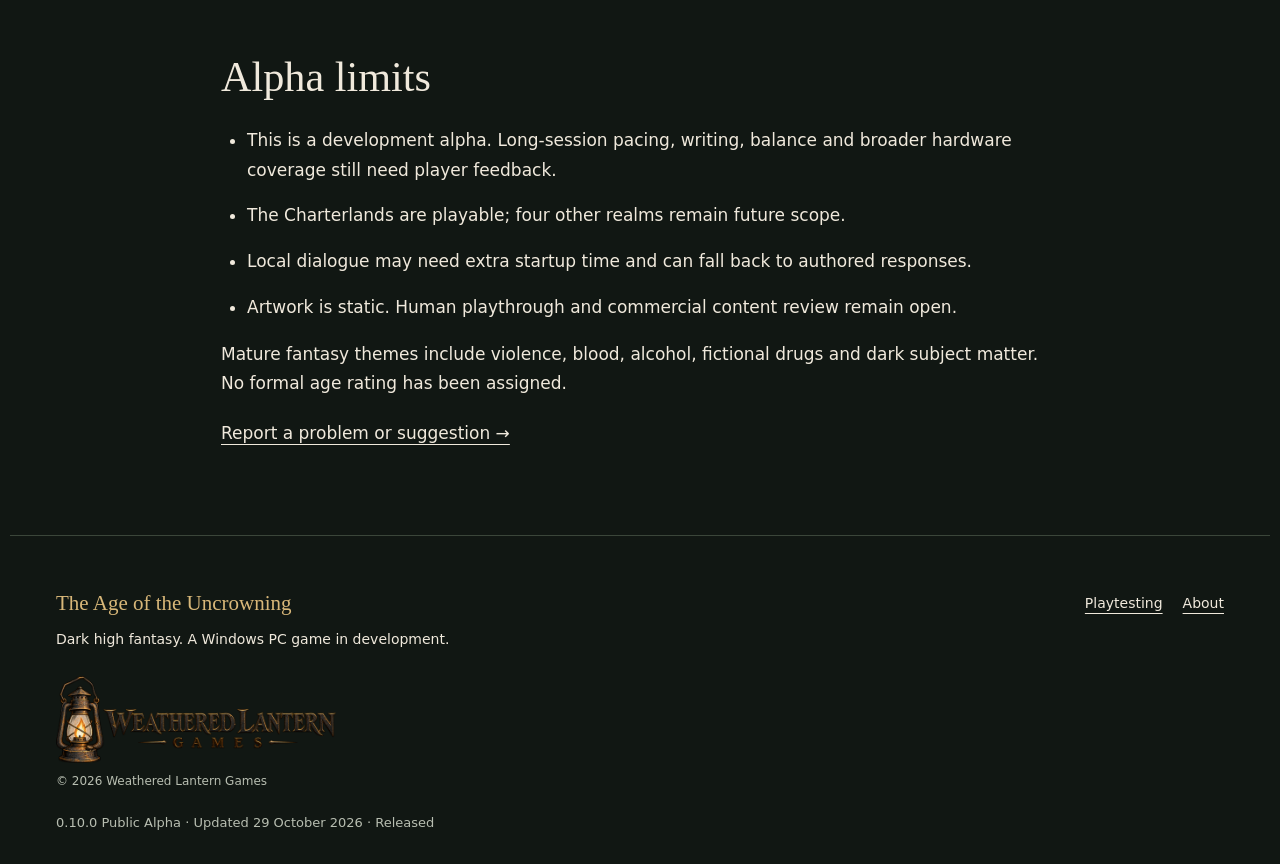
<file: docs/play.html>
<!doctype html><html lang="en"><head><meta charset="utf-8"><meta name="viewport" content="width=device-width,initial-scale=1"><meta name="theme-color" content="#111713"><meta name="description" content="Explore the Charterlands in a self-contained Windows playtest. New campaigns begin with normal level-1 character creation."><title>Free playtest</title><link rel="stylesheet" href="assets/site.css"><link rel="stylesheet" href="assets/public.css"><script src="assets/public.js" defer></script></head><body><a class="skip" href="#main">Skip to content</a><header><div class="nav"><a class="brand" href="index.html"><img src="assets/uncrowning-wordmark.png" alt="The Age of the Uncrowning"></a><nav aria-label="Main navigation"><a href="index.html">Game</a><a href="world.html">World</a><a href="updates.html">Updates</a><a href="roadmap.html">Roadmap</a><a href="feedback.html">Feedback</a></nav><a class="button small" href="play.html">Playtesting</a></div></header><main id="main"><section class="page-head"><div class="wrap"><p class="eyebrow">0.10.0 · Public Alpha</p><h1>Take the road. Tell us what you find.</h1><p class="lead">Explore the Charterlands in a self-contained Windows playtest. New campaigns begin with normal level-1 character creation.</p><div class="callout"><h2>Branch 08 · Active alpha testing</h2><p>Branch 08 is a separate testing branch. The existing 0.10.0 download remains unchanged; this announcement does not replace it or introduce a new public download.</p><a href="updates.html#branch-08">Branch 08 changes and testing limits</a></div><p class="badge">Free playtest · Download link shared with testers</p><p>The game is available through an unlisted link from the developer. There is no purchase or paid beta requirement. The download link is not published on this website.</p></div></section><section class="section wrap reading"><h2>Install the whole game</h2><ol><li>Use the download link shared with you by the developer to obtain the complete ZIP.</li><li>Check its SHA-256 against the supplied checksum.</li><li>Extract the entire ZIP into a new writable folder. Run play-game.cmd and keep the included model, runtime and notices together.</li><li>If startup or local dialogue fails on your PC, try play-compatibility.cmd and report the exact error.</li></ol><p>Testing is free. Keep the unlisted download link out of public reports. The package includes local inference: no Ollama installation, subscription or player API key is required.</p><h2>Saves and upgrades</h2><p>Back up supported current-family campaigns before updating. Historical Branch 05 saves remain unsupported and must stay with their original builds.</p><p>Keep your old installation. Do not extract over it. Saves live beside the executable in its saves folder. Copy supported saves only while both games are closed; the local profile is separate.</p><h2>Alpha limits</h2><ul><li>This is a development alpha. Long-session pacing, writing, balance and broader hardware coverage still need player feedback.</li><li>The Charterlands are playable; four other realms remain future scope.</li><li>Local dialogue may need extra startup time and can fall back to authored responses.</li><li>Artwork is static. Human playthrough and commercial content review remain open.</li></ul><p>Mature fantasy themes include violence, blood, alcohol, fictional drugs and dark subject matter. No formal age rating has been assigned.</p><a href="feedback.html">Report a problem or suggestion →</a></section></main><footer class="wrap"><div><strong>The Age of the Uncrowning</strong><p>Dark high fantasy. A Windows PC game in development.</p><div class="studio-credit"><img src="assets/weathered-lantern-games.png" alt="Weathered Lantern Games" width="640" height="200" loading="lazy"><p>© 2026 Weathered Lantern Games</p></div></div><nav aria-label="Footer"><a href="play.html">Playtesting</a><a href="about.html">About</a></nav><p class="fine">0.10.0 Public Alpha · Updated 29 October 2026 · Released</p></footer></body></html>
</file>
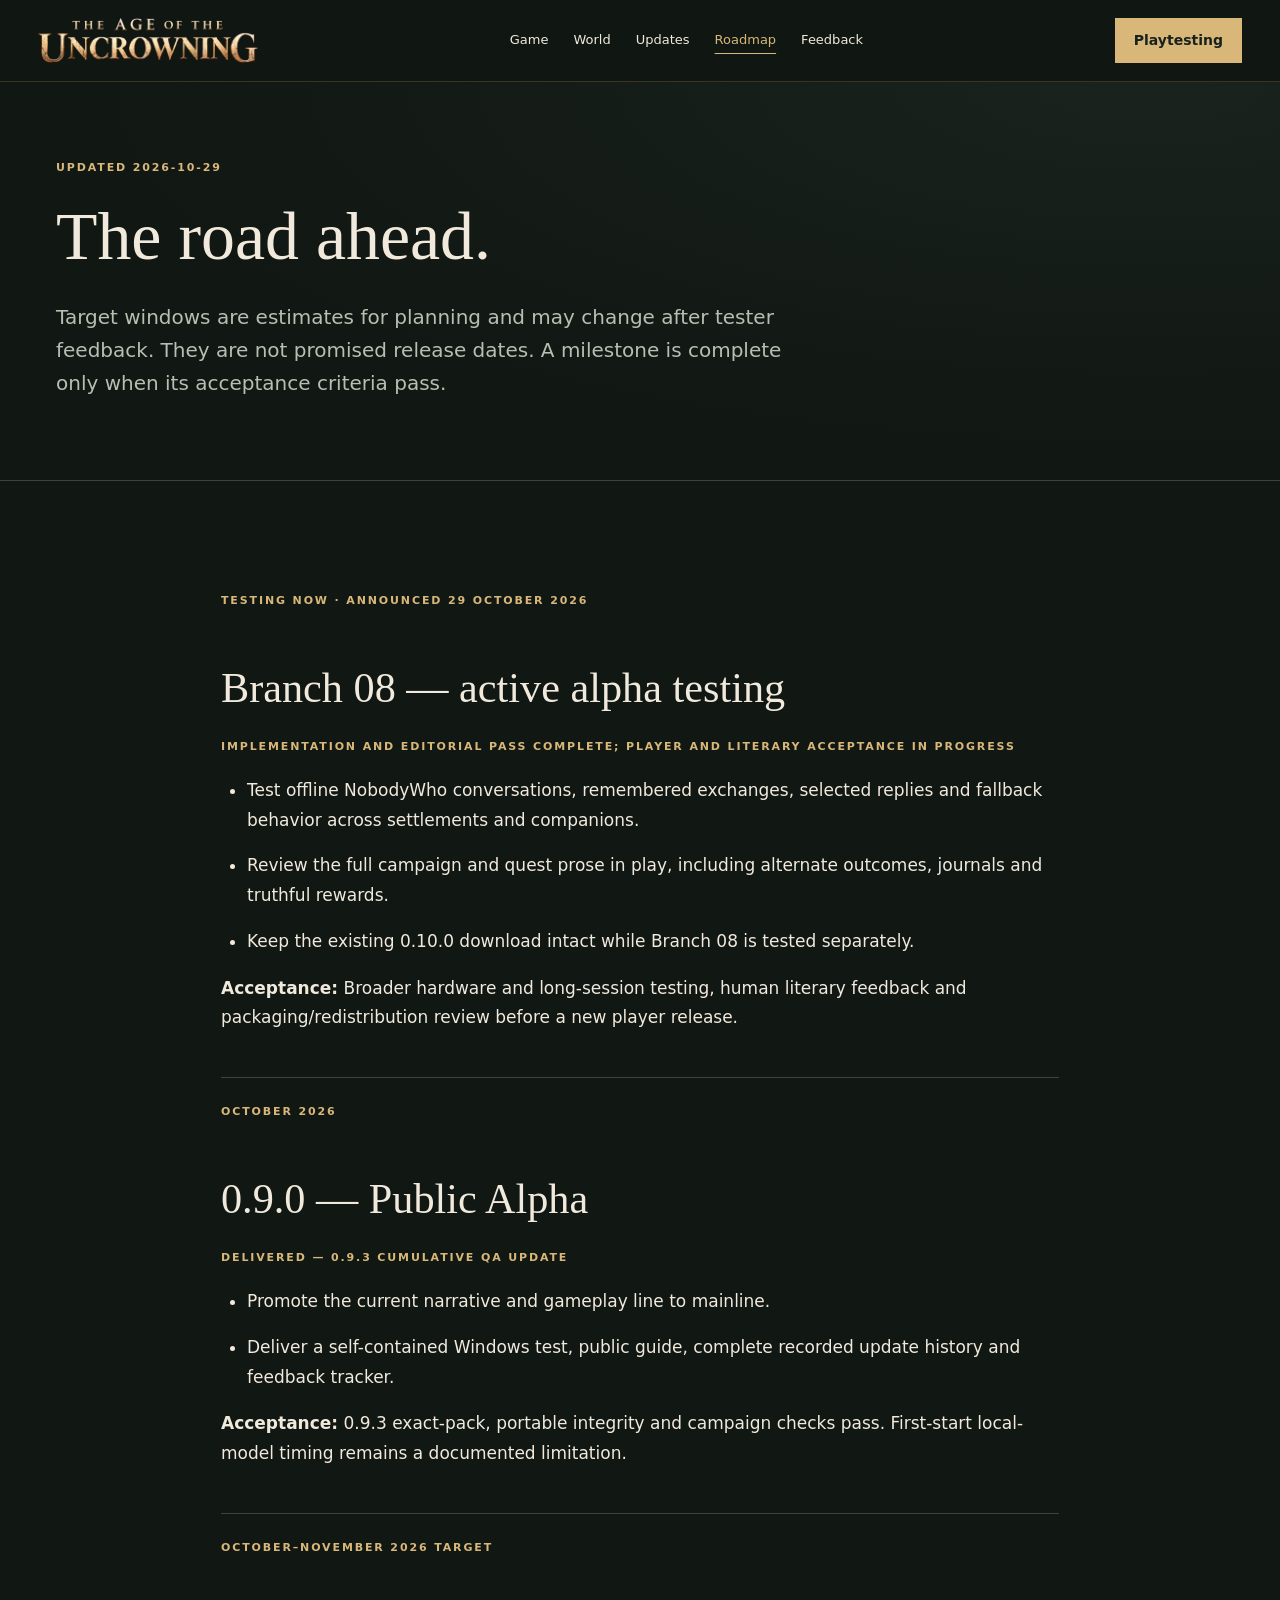
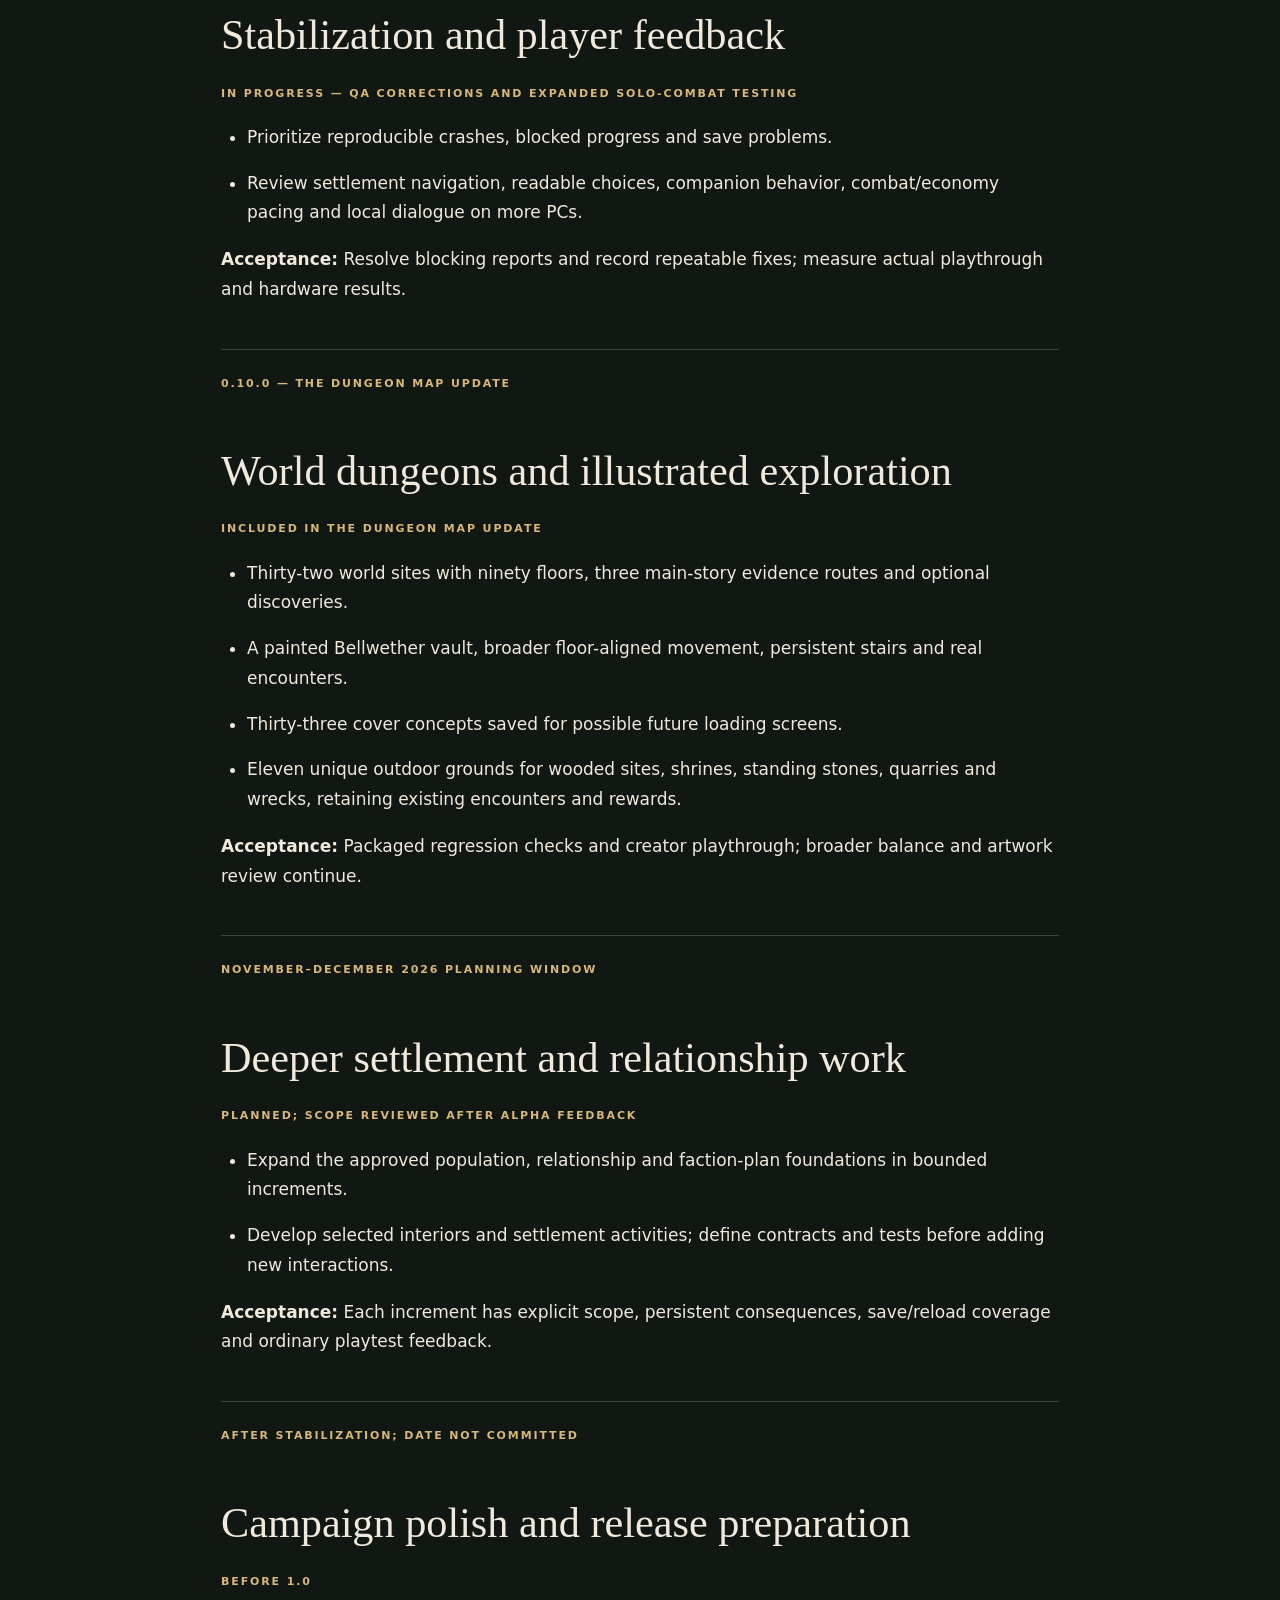
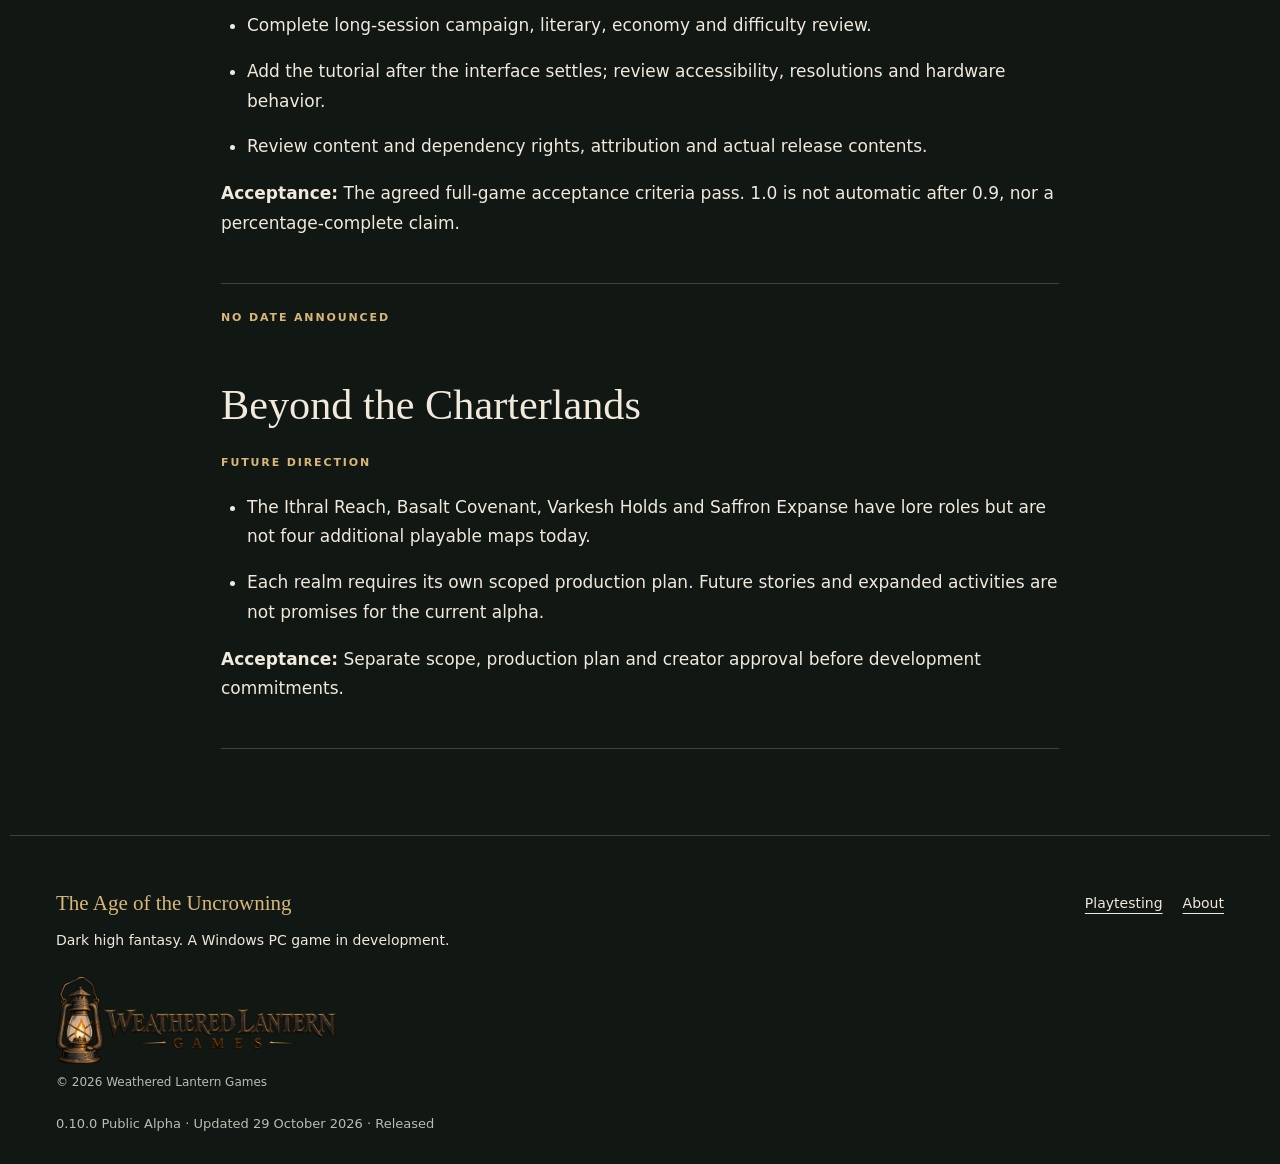
<file: docs/roadmap.html>
<!doctype html><html lang="en"><head><meta charset="utf-8"><meta name="viewport" content="width=device-width,initial-scale=1"><meta name="theme-color" content="#111713"><meta name="description" content="Target windows are estimates for planning and may change after tester feedback. They are not promised release dates. A milestone is complete only when its acceptance criteria pass."><title>Roadmap</title><link rel="stylesheet" href="assets/site.css"><link rel="stylesheet" href="assets/public.css"><script src="assets/public.js" defer></script></head><body><a class="skip" href="#main">Skip to content</a><header><div class="nav"><a class="brand" href="index.html"><img src="assets/uncrowning-wordmark.png" alt="The Age of the Uncrowning"></a><nav aria-label="Main navigation"><a href="index.html">Game</a><a href="world.html">World</a><a href="updates.html">Updates</a><a href="roadmap.html" aria-current="page">Roadmap</a><a href="feedback.html">Feedback</a></nav><a class="button small" href="play.html">Playtesting</a></div></header><main id="main"><section class="page-head"><div class="wrap"><p class="eyebrow">Updated 2026-10-29</p><h1>The road ahead.</h1><p class="lead">Target windows are estimates for planning and may change after tester feedback. They are not promised release dates. A milestone is complete only when its acceptance criteria pass.</p></div></section><section class="section wrap reading"><article class="milestone"><p class="eyebrow">Testing now · announced 29 October 2026</p><h2>Branch 08 — active alpha testing</h2><p class="badge">Implementation and editorial pass complete; player and literary acceptance in progress</p><ul><li>Test offline NobodyWho conversations, remembered exchanges, selected replies and fallback behavior across settlements and companions.</li><li>Review the full campaign and quest prose in play, including alternate outcomes, journals and truthful rewards.</li><li>Keep the existing 0.10.0 download intact while Branch 08 is tested separately.</li></ul><p><strong>Acceptance:</strong> Broader hardware and long-session testing, human literary feedback and packaging/redistribution review before a new player release.</p></article><article class="milestone"><p class="eyebrow">October 2026</p><h2>0.9.0 — Public Alpha</h2><p class="badge">Delivered — 0.9.3 cumulative QA update</p><ul><li>Promote the current narrative and gameplay line to mainline.</li><li>Deliver a self-contained Windows test, public guide, complete recorded update history and feedback tracker.</li></ul><p><strong>Acceptance:</strong> 0.9.3 exact-pack, portable integrity and campaign checks pass. First-start local-model timing remains a documented limitation.</p></article><article class="milestone"><p class="eyebrow">October–November 2026 target</p><h2>Stabilization and player feedback</h2><p class="badge">In progress — QA corrections and expanded solo-combat testing</p><ul><li>Prioritize reproducible crashes, blocked progress and save problems.</li><li>Review settlement navigation, readable choices, companion behavior, combat/economy pacing and local dialogue on more PCs.</li></ul><p><strong>Acceptance:</strong> Resolve blocking reports and record repeatable fixes; measure actual playthrough and hardware results.</p></article><article class="milestone"><p class="eyebrow">0.10.0 — The Dungeon Map Update</p><h2>World dungeons and illustrated exploration</h2><p class="badge">Included in the Dungeon Map Update</p><ul><li>Thirty-two world sites with ninety floors, three main-story evidence routes and optional discoveries.</li><li>A painted Bellwether vault, broader floor-aligned movement, persistent stairs and real encounters.</li><li>Thirty-three cover concepts saved for possible future loading screens.</li><li>Eleven unique outdoor grounds for wooded sites, shrines, standing stones, quarries and wrecks, retaining existing encounters and rewards.</li></ul><p><strong>Acceptance:</strong> Packaged regression checks and creator playthrough; broader balance and artwork review continue.</p></article><article class="milestone"><p class="eyebrow">November–December 2026 planning window</p><h2>Deeper settlement and relationship work</h2><p class="badge">Planned; scope reviewed after alpha feedback</p><ul><li>Expand the approved population, relationship and faction-plan foundations in bounded increments.</li><li>Develop selected interiors and settlement activities; define contracts and tests before adding new interactions.</li></ul><p><strong>Acceptance:</strong> Each increment has explicit scope, persistent consequences, save/reload coverage and ordinary playtest feedback.</p></article><article class="milestone"><p class="eyebrow">After stabilization; date not committed</p><h2>Campaign polish and release preparation</h2><p class="badge">Before 1.0</p><ul><li>Complete long-session campaign, literary, economy and difficulty review.</li><li>Add the tutorial after the interface settles; review accessibility, resolutions and hardware behavior.</li><li>Review content and dependency rights, attribution and actual release contents.</li></ul><p><strong>Acceptance:</strong> The agreed full-game acceptance criteria pass. 1.0 is not automatic after 0.9, nor a percentage-complete claim.</p></article><article class="milestone"><p class="eyebrow">No date announced</p><h2>Beyond the Charterlands</h2><p class="badge">Future direction</p><ul><li>The Ithral Reach, Basalt Covenant, Varkesh Holds and Saffron Expanse have lore roles but are not four additional playable maps today.</li><li>Each realm requires its own scoped production plan. Future stories and expanded activities are not promises for the current alpha.</li></ul><p><strong>Acceptance:</strong> Separate scope, production plan and creator approval before development commitments.</p></article></section></main><footer class="wrap"><div><strong>The Age of the Uncrowning</strong><p>Dark high fantasy. A Windows PC game in development.</p><div class="studio-credit"><img src="assets/weathered-lantern-games.png" alt="Weathered Lantern Games" width="640" height="200" loading="lazy"><p>© 2026 Weathered Lantern Games</p></div></div><nav aria-label="Footer"><a href="play.html">Playtesting</a><a href="about.html">About</a></nav><p class="fine">0.10.0 Public Alpha · Updated 29 October 2026 · Released</p></footer></body></html>
</file>
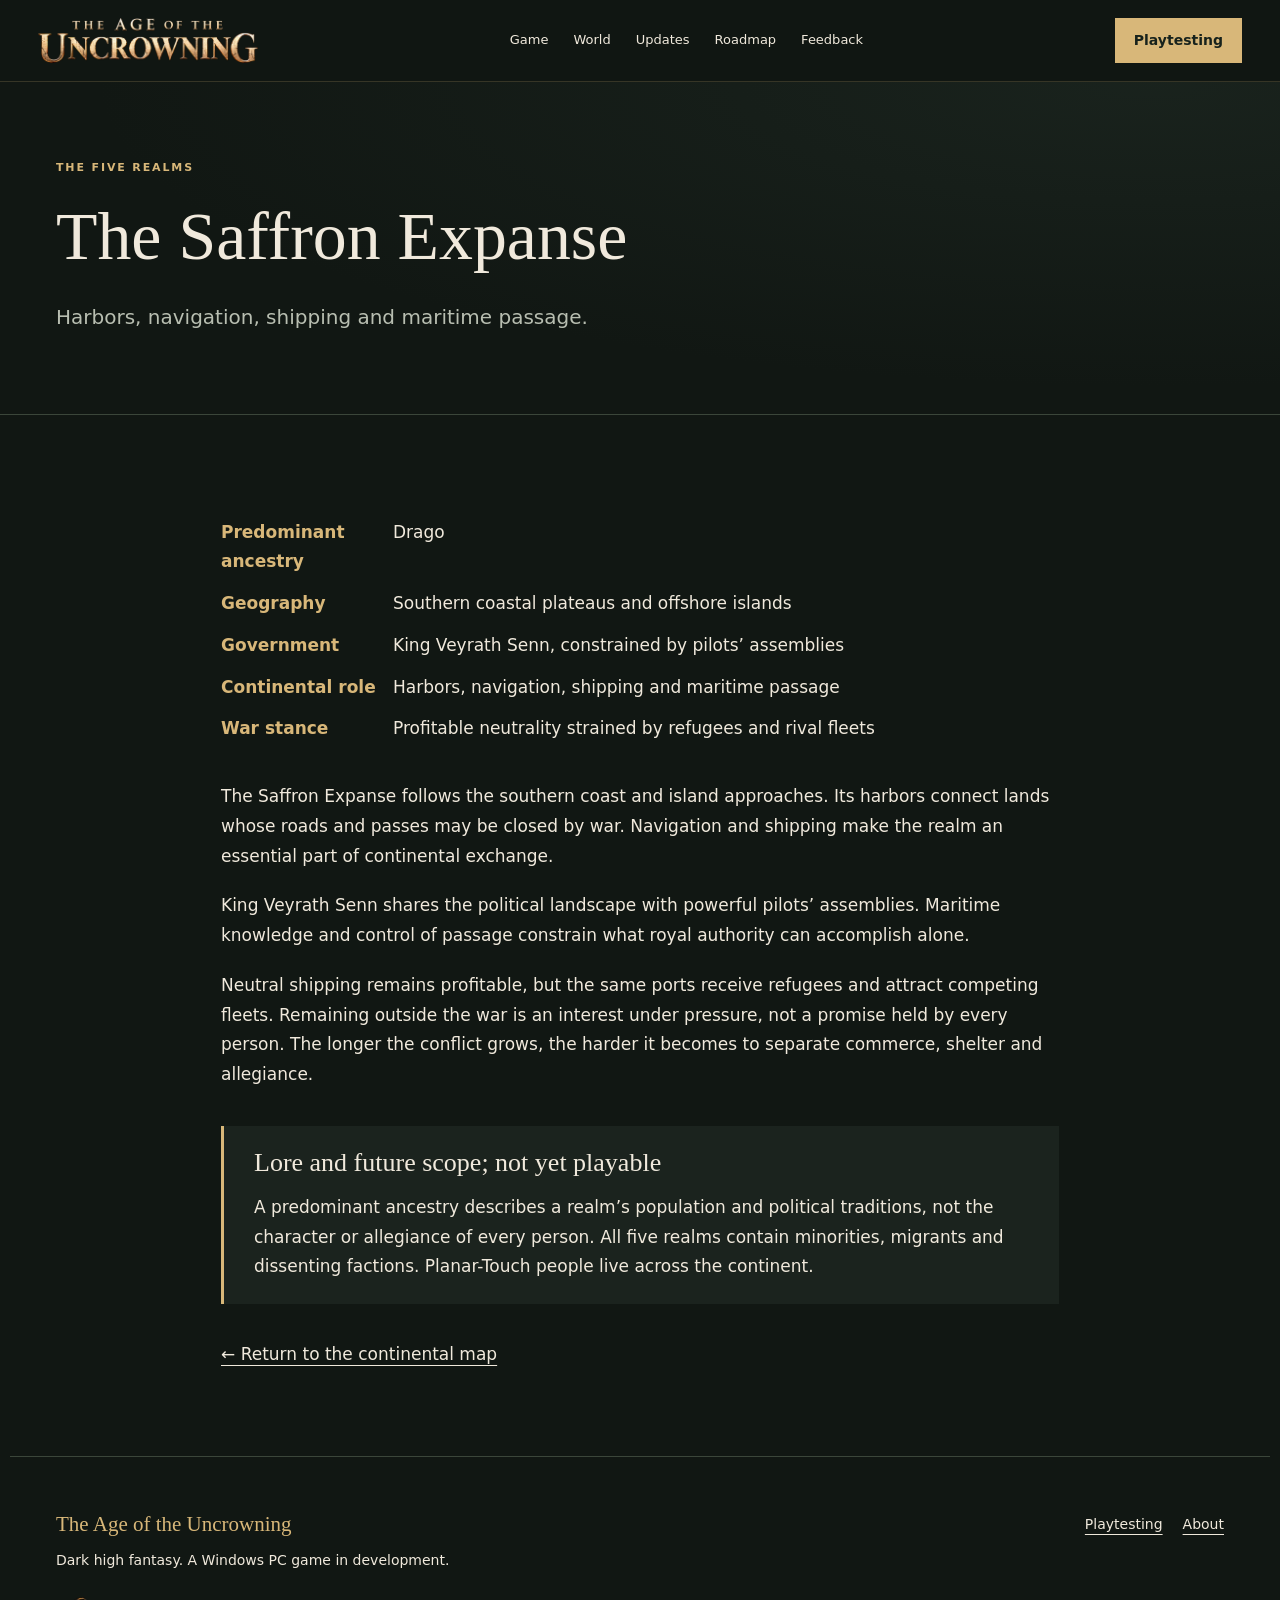
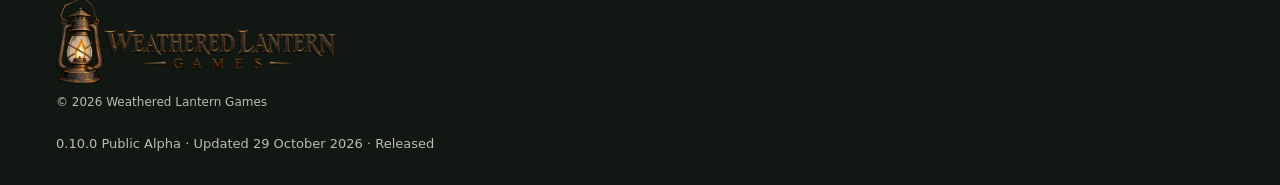
<file: docs/saffron-expanse.html>
<!doctype html><html lang="en"><head><meta charset="utf-8"><meta name="viewport" content="width=device-width,initial-scale=1"><meta name="theme-color" content="#111713"><meta name="description" content="Harbors, navigation, shipping and maritime passage."><title>The Saffron Expanse</title><link rel="stylesheet" href="assets/site.css"><link rel="stylesheet" href="assets/public.css"><script src="assets/public.js" defer></script></head><body><a class="skip" href="#main">Skip to content</a><header><div class="nav"><a class="brand" href="index.html"><img src="assets/uncrowning-wordmark.png" alt="The Age of the Uncrowning"></a><nav aria-label="Main navigation"><a href="index.html">Game</a><a href="world.html">World</a><a href="updates.html">Updates</a><a href="roadmap.html">Roadmap</a><a href="feedback.html">Feedback</a></nav><a class="button small" href="play.html">Playtesting</a></div></header><main id="main"><section class="page-head"><div class="wrap"><p class="eyebrow">The five realms</p><h1>The Saffron Expanse</h1><p class="lead">Harbors, navigation, shipping and maritime passage.</p></div></section><section class="section wrap reading"><dl class="realm-facts"><dt>Predominant ancestry</dt><dd>Drago</dd><dt>Geography</dt><dd>Southern coastal plateaus and offshore islands</dd><dt>Government</dt><dd>King Veyrath Senn, constrained by pilots’ assemblies</dd><dt>Continental role</dt><dd>Harbors, navigation, shipping and maritime passage</dd><dt>War stance</dt><dd>Profitable neutrality strained by refugees and rival fleets</dd></dl><p>The Saffron Expanse follows the southern coast and island approaches. Its harbors connect lands whose roads and passes may be closed by war. Navigation and shipping make the realm an essential part of continental exchange.</p><p>King Veyrath Senn shares the political landscape with powerful pilots’ assemblies. Maritime knowledge and control of passage constrain what royal authority can accomplish alone.</p><p>Neutral shipping remains profitable, but the same ports receive refugees and attract competing fleets. Remaining outside the war is an interest under pressure, not a promise held by every person. The longer the conflict grows, the harder it becomes to separate commerce, shelter and allegiance.</p><div class="callout"><h3>Lore and future scope; not yet playable</h3><p>A predominant ancestry describes a realm’s population and political traditions, not the character or allegiance of every person. All five realms contain minorities, migrants and dissenting factions. Planar-Touch people live across the continent.</p></div><a href="world.html">← Return to the continental map</a></section></main><footer class="wrap"><div><strong>The Age of the Uncrowning</strong><p>Dark high fantasy. A Windows PC game in development.</p><div class="studio-credit"><img src="assets/weathered-lantern-games.png" alt="Weathered Lantern Games" width="640" height="200" loading="lazy"><p>© 2026 Weathered Lantern Games</p></div></div><nav aria-label="Footer"><a href="play.html">Playtesting</a><a href="about.html">About</a></nav><p class="fine">0.10.0 Public Alpha · Updated 29 October 2026 · Released</p></footer></body></html>
</file>
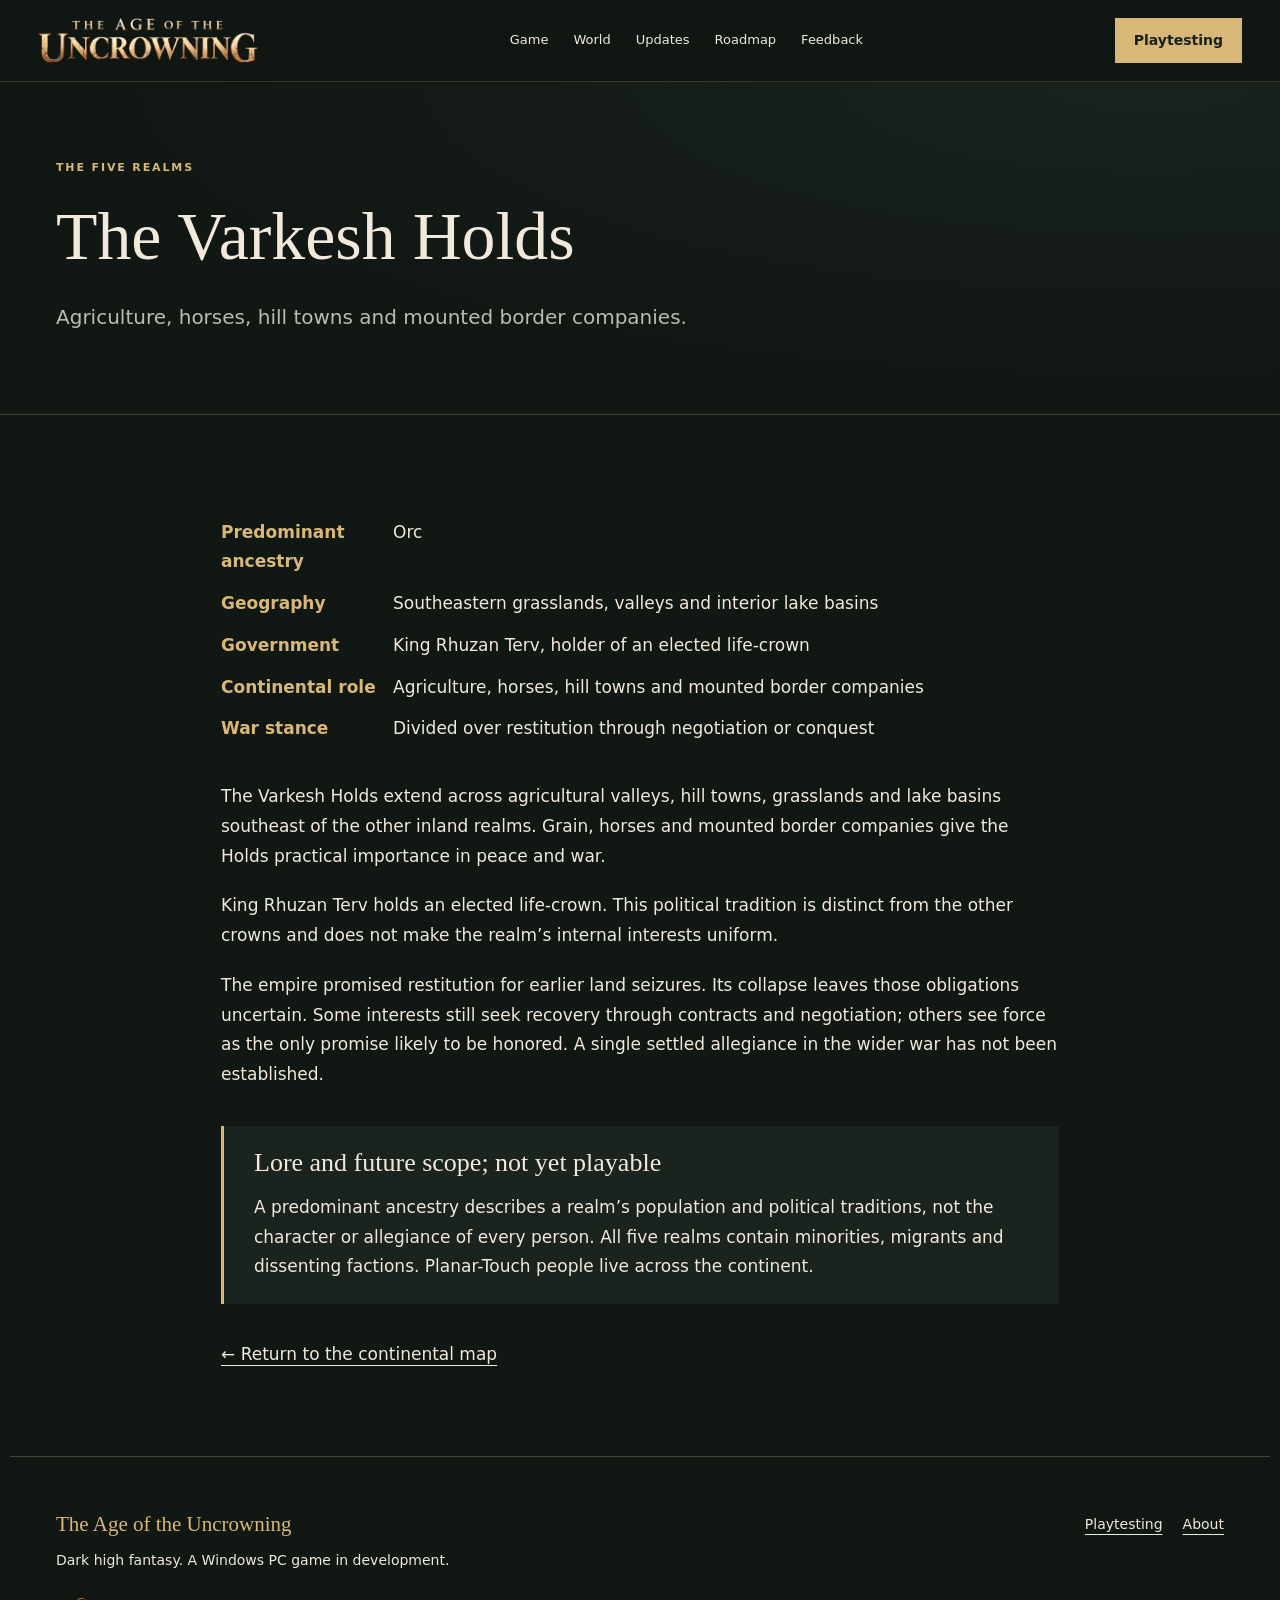
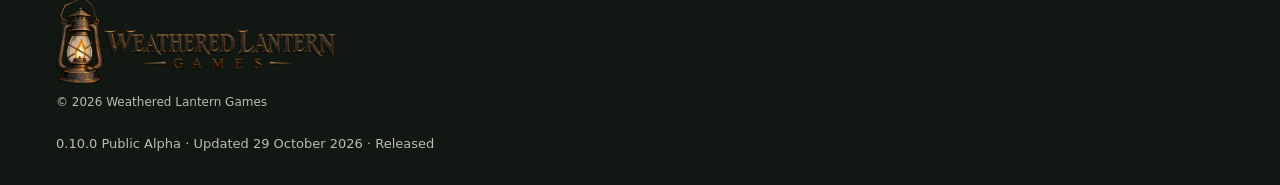
<file: docs/varkesh-holds.html>
<!doctype html><html lang="en"><head><meta charset="utf-8"><meta name="viewport" content="width=device-width,initial-scale=1"><meta name="theme-color" content="#111713"><meta name="description" content="Agriculture, horses, hill towns and mounted border companies."><title>The Varkesh Holds</title><link rel="stylesheet" href="assets/site.css"><link rel="stylesheet" href="assets/public.css"><script src="assets/public.js" defer></script></head><body><a class="skip" href="#main">Skip to content</a><header><div class="nav"><a class="brand" href="index.html"><img src="assets/uncrowning-wordmark.png" alt="The Age of the Uncrowning"></a><nav aria-label="Main navigation"><a href="index.html">Game</a><a href="world.html">World</a><a href="updates.html">Updates</a><a href="roadmap.html">Roadmap</a><a href="feedback.html">Feedback</a></nav><a class="button small" href="play.html">Playtesting</a></div></header><main id="main"><section class="page-head"><div class="wrap"><p class="eyebrow">The five realms</p><h1>The Varkesh Holds</h1><p class="lead">Agriculture, horses, hill towns and mounted border companies.</p></div></section><section class="section wrap reading"><dl class="realm-facts"><dt>Predominant ancestry</dt><dd>Orc</dd><dt>Geography</dt><dd>Southeastern grasslands, valleys and interior lake basins</dd><dt>Government</dt><dd>King Rhuzan Terv, holder of an elected life-crown</dd><dt>Continental role</dt><dd>Agriculture, horses, hill towns and mounted border companies</dd><dt>War stance</dt><dd>Divided over restitution through negotiation or conquest</dd></dl><p>The Varkesh Holds extend across agricultural valleys, hill towns, grasslands and lake basins southeast of the other inland realms. Grain, horses and mounted border companies give the Holds practical importance in peace and war.</p><p>King Rhuzan Terv holds an elected life-crown. This political tradition is distinct from the other crowns and does not make the realm’s internal interests uniform.</p><p>The empire promised restitution for earlier land seizures. Its collapse leaves those obligations uncertain. Some interests still seek recovery through contracts and negotiation; others see force as the only promise likely to be honored. A single settled allegiance in the wider war has not been established.</p><div class="callout"><h3>Lore and future scope; not yet playable</h3><p>A predominant ancestry describes a realm’s population and political traditions, not the character or allegiance of every person. All five realms contain minorities, migrants and dissenting factions. Planar-Touch people live across the continent.</p></div><a href="world.html">← Return to the continental map</a></section></main><footer class="wrap"><div><strong>The Age of the Uncrowning</strong><p>Dark high fantasy. A Windows PC game in development.</p><div class="studio-credit"><img src="assets/weathered-lantern-games.png" alt="Weathered Lantern Games" width="640" height="200" loading="lazy"><p>© 2026 Weathered Lantern Games</p></div></div><nav aria-label="Footer"><a href="play.html">Playtesting</a><a href="about.html">About</a></nav><p class="fine">0.10.0 Public Alpha · Updated 29 October 2026 · Released</p></footer></body></html>
</file>
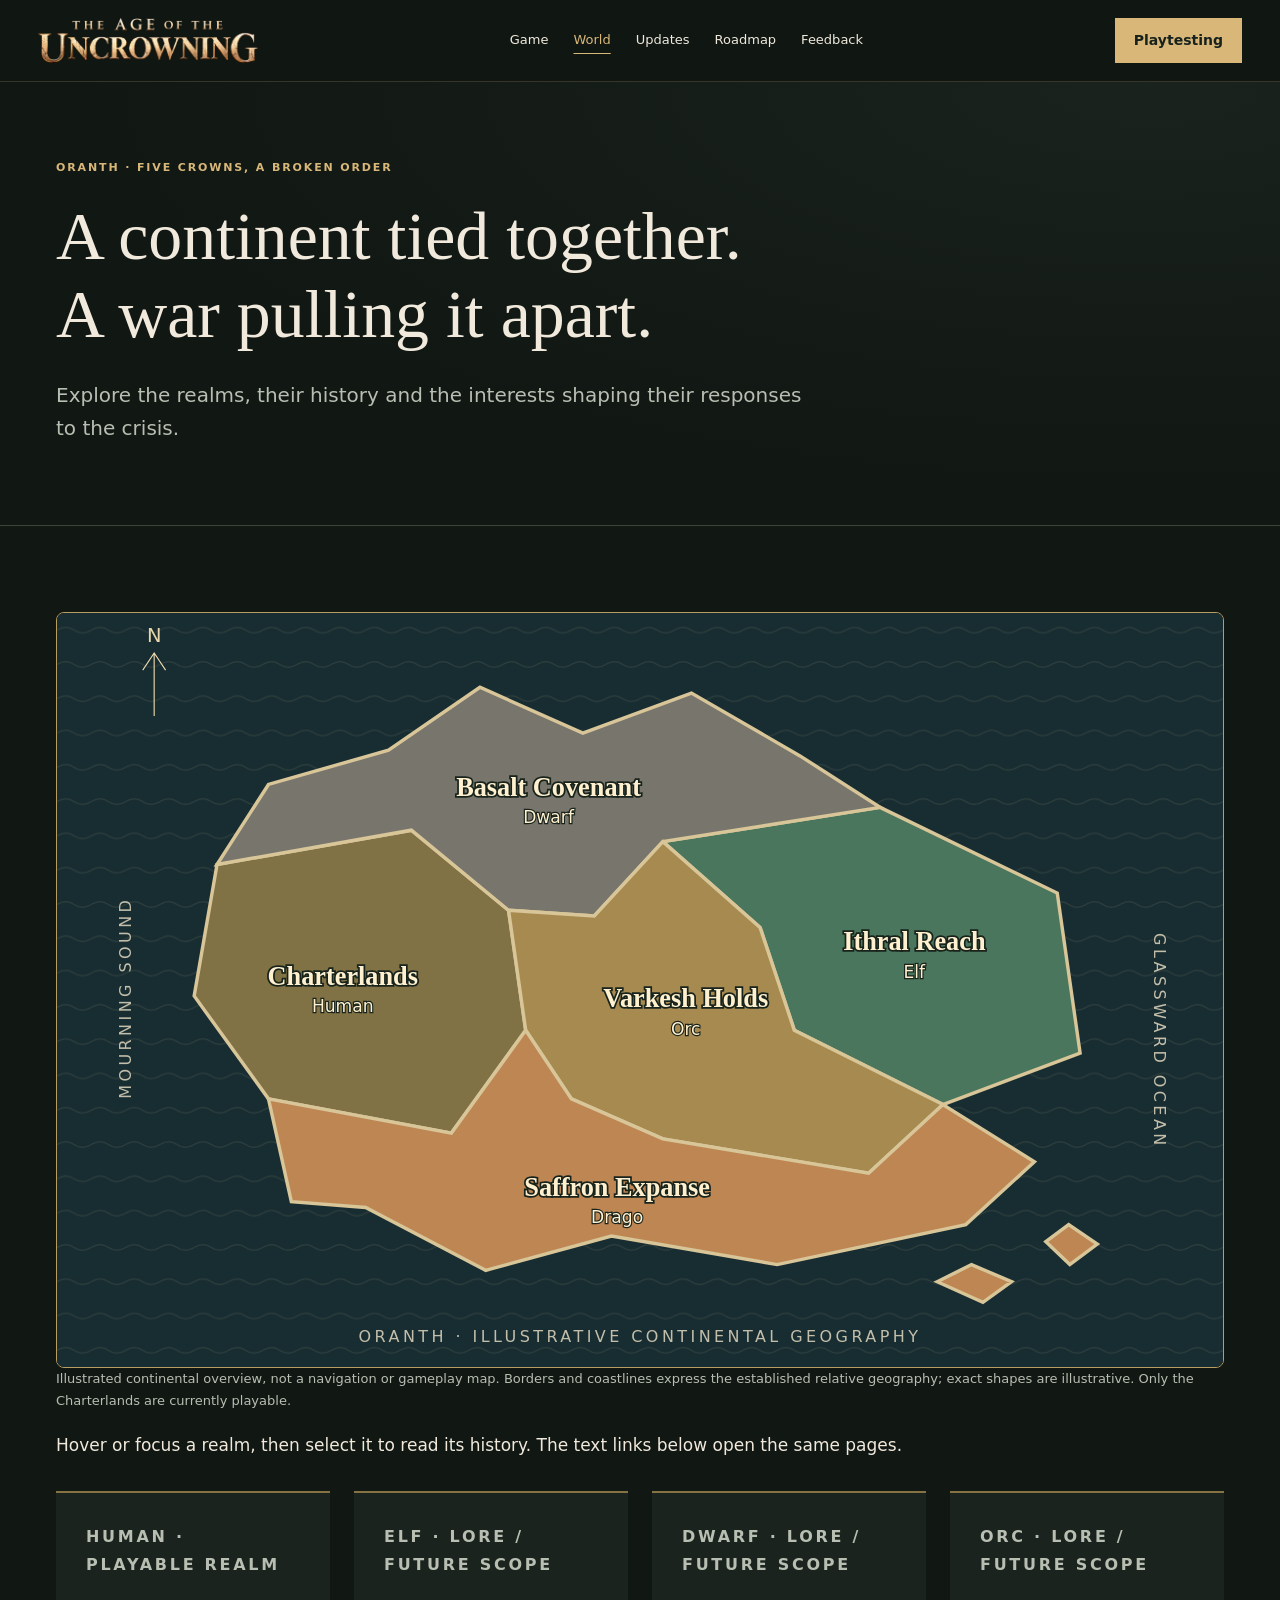
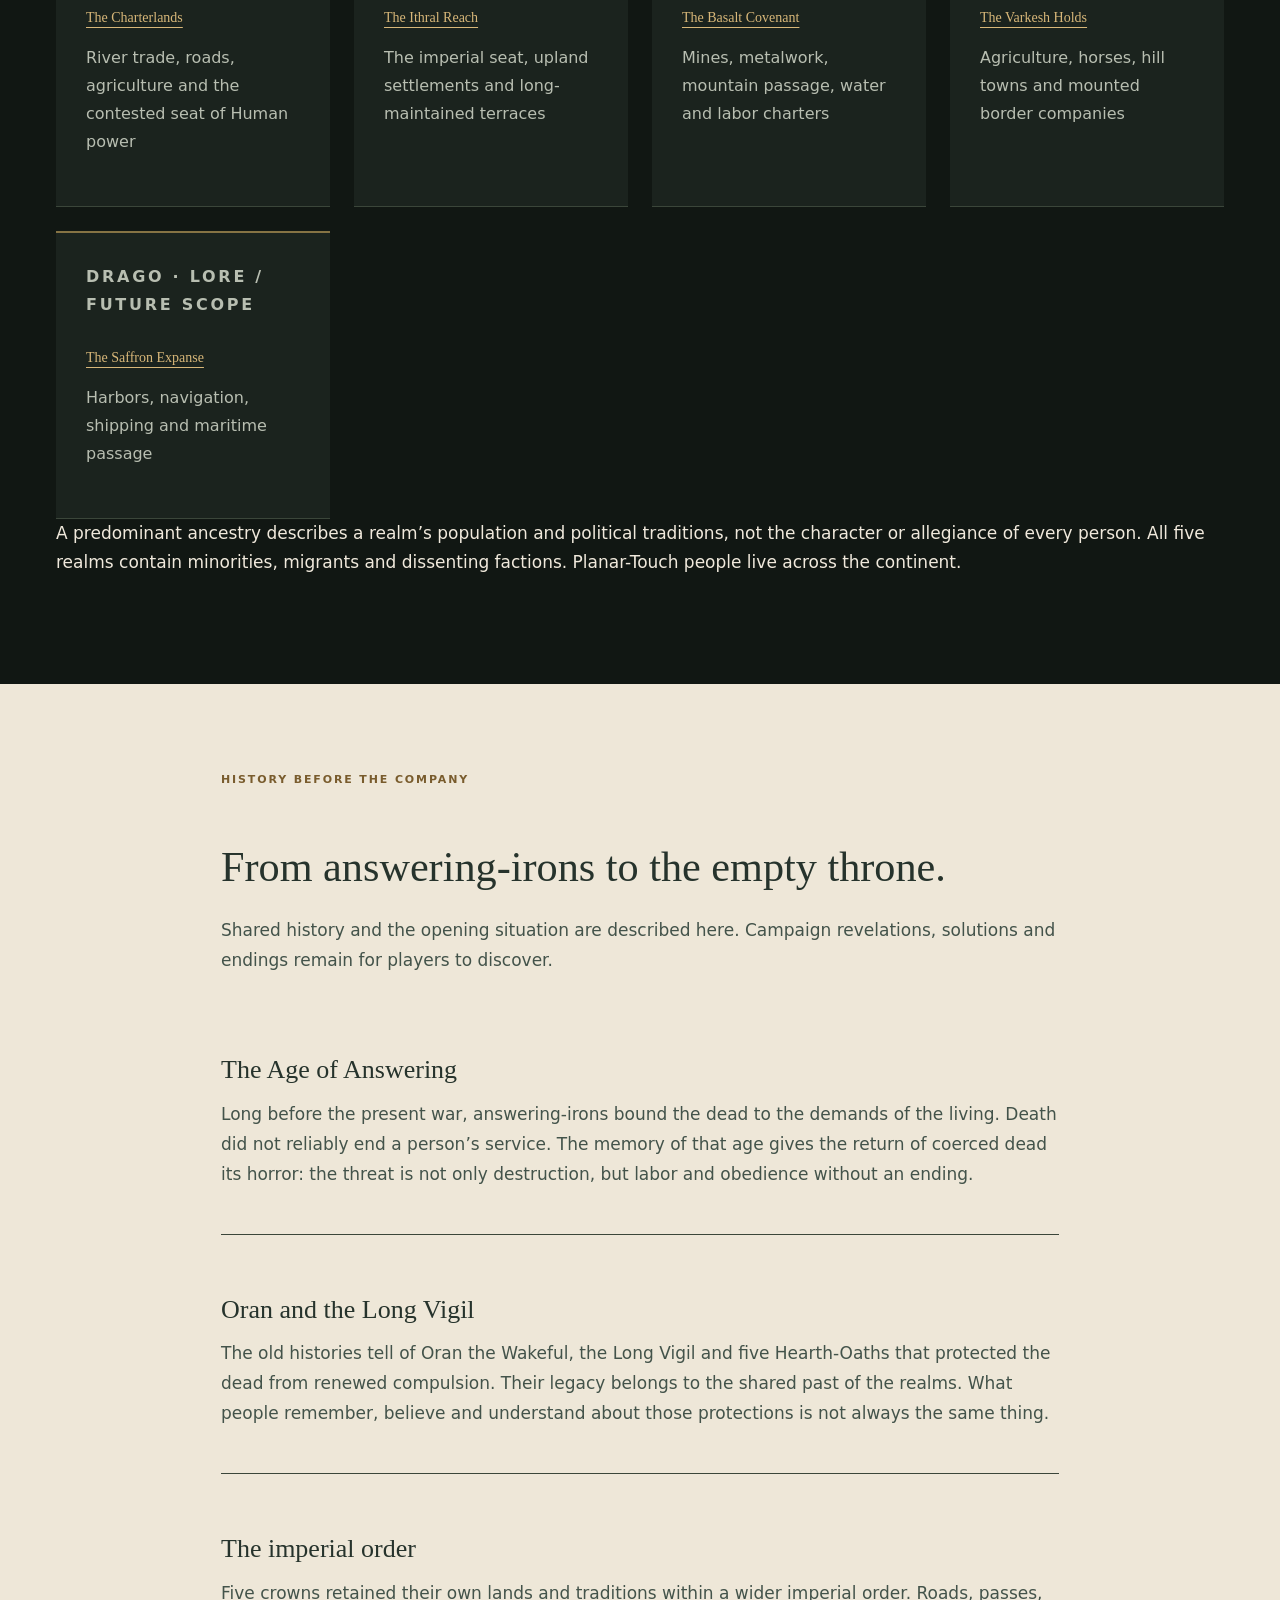
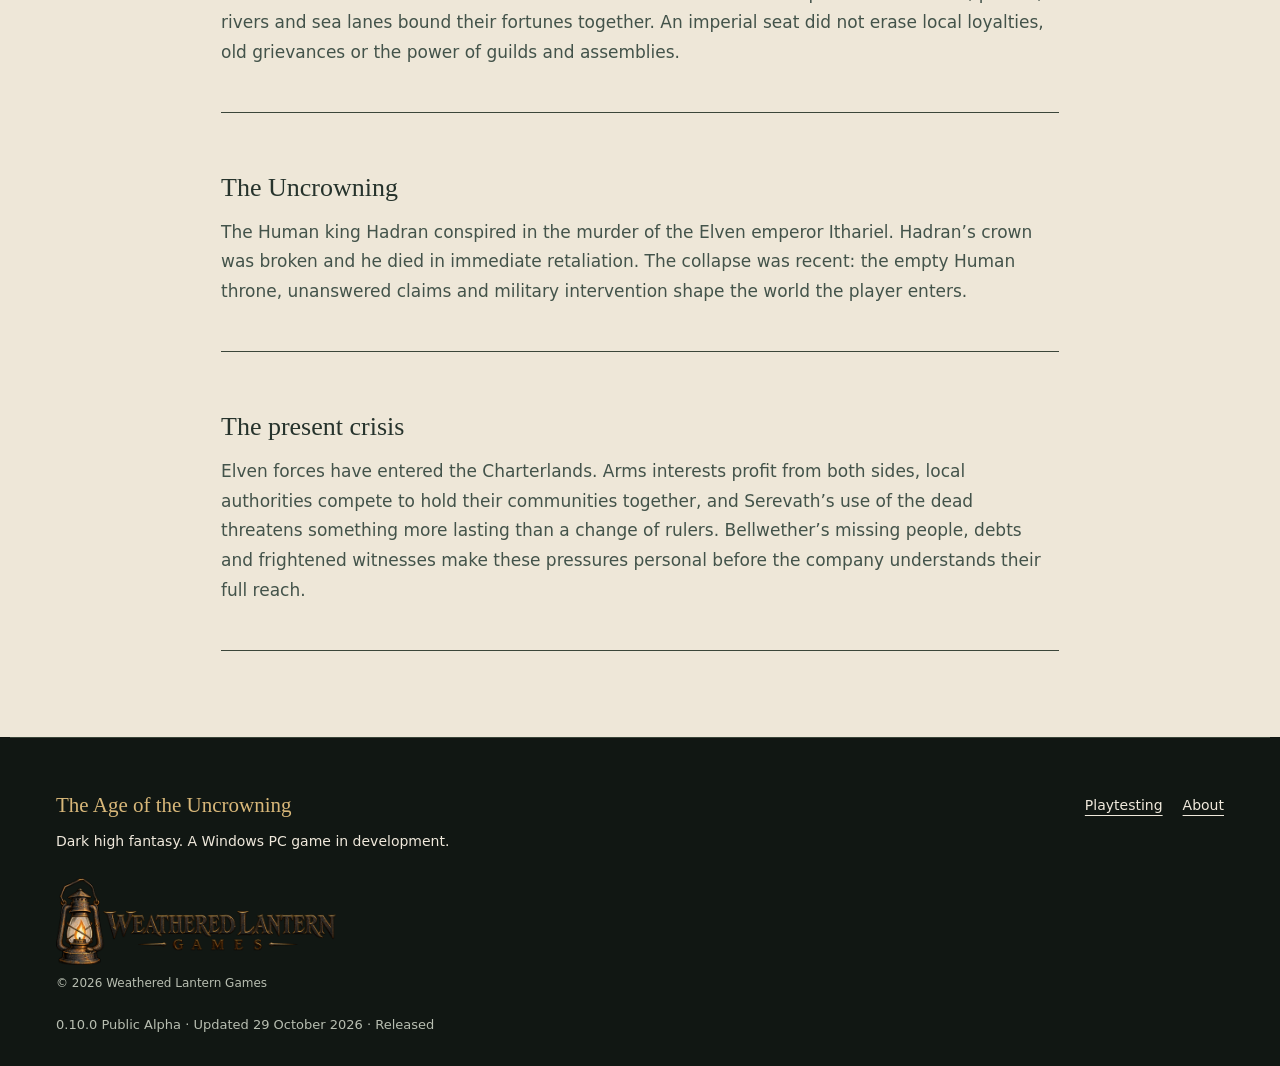
<file: docs/world.html>
<!doctype html><html lang="en"><head><meta charset="utf-8"><meta name="viewport" content="width=device-width,initial-scale=1"><meta name="theme-color" content="#111713"><meta name="description" content="Explore the realms, their history and the interests shaping their responses to the crisis."><title>World &amp; history</title><link rel="stylesheet" href="assets/site.css"><link rel="stylesheet" href="assets/public.css"><script src="assets/public.js" defer></script></head><body><a class="skip" href="#main">Skip to content</a><header><div class="nav"><a class="brand" href="index.html"><img src="assets/uncrowning-wordmark.png" alt="The Age of the Uncrowning"></a><nav aria-label="Main navigation"><a href="index.html">Game</a><a href="world.html" aria-current="page">World</a><a href="updates.html">Updates</a><a href="roadmap.html">Roadmap</a><a href="feedback.html">Feedback</a></nav><a class="button small" href="play.html">Playtesting</a></div></header><main id="main"><section class="page-head"><div class="wrap"><p class="eyebrow">Oranth · Five crowns, a broken order</p><h1>A continent tied together.<br>A war pulling it apart.</h1><p class="lead">Explore the realms, their history and the interests shaping their responses to the crisis.</p></div></section><section class="section wrap"><div class="map-frame"><svg class="continent" viewBox="0 0 1020 660" role="group" aria-labelledby="map-title map-desc"><title id="map-title">The five realms of Oranth</title><desc id="map-desc">Select a realm for its history. Equivalent text links follow.</desc><defs><pattern id="sea" width="30" height="30" patternUnits="userSpaceOnUse"><path d="M0 15Q8 10 15 15T30 15" fill="none" stroke="#d4c18d" opacity=".12"/></pattern></defs><rect width="1020" height="660" fill="#182d32"/><rect width="1020" height="660" fill="url(#sea)"/><a class="realm" tabindex="0" href="charterlands.html" aria-label="Charterlands: Human. Read history."><title>Charterlands · Human · Divided and invaded</title><path d="M140 220L310 190L395 260L410 365L345 455L185 425L120 335Z" fill="#817246"/><text x="250" y="325" text-anchor="middle">Charterlands</text><text class="realm-people" x="250" y="349" text-anchor="middle">Human</text></a><a class="realm" tabindex="0" href="ithral-reach.html" aria-label="Ithral Reach: Elf. Read history."><title>Ithral Reach · Elf · Intervention divided between justice and vengeance</title><path d="M530 200L720 170L875 245L895 385L775 430L645 365L615 275Z" fill="#4a765d"/><text x="750" y="295" text-anchor="middle">Ithral Reach</text><text class="realm-people" x="750" y="319" text-anchor="middle">Elf</text></a><a class="realm" tabindex="0" href="basalt-covenant.html" aria-label="Basalt Covenant: Dwarf. Read history."><title>Basalt Covenant · Dwarf · Armed neutrality under pressure; arms interests supply both sides</title><path d="M140 220L185 150L290 120L370 65L460 105L555 70L650 125L720 170L530 200L470 265L395 260L310 190Z" fill="#77756c"/><text x="430" y="160" text-anchor="middle">Basalt Covenant</text><text class="realm-people" x="430" y="184" text-anchor="middle">Dwarf</text></a><a class="realm" tabindex="0" href="varkesh-holds.html" aria-label="Varkesh Holds: Orc. Read history."><title>Varkesh Holds · Orc · Divided over restitution through negotiation or conquest</title><path d="M395 260L470 265L530 200L615 275L645 365L775 430L710 490L530 460L450 425L410 365Z" fill="#a78a50"/><text x="550" y="345" text-anchor="middle">Varkesh Holds</text><text class="realm-people" x="550" y="369" text-anchor="middle">Orc</text></a><a class="realm" tabindex="0" href="saffron-expanse.html" aria-label="Saffron Expanse: Drago. Read history."><title>Saffron Expanse · Drago · Profitable neutrality strained by refugees and rival fleets</title><path d="M185 425L345 455L410 365L450 425L530 460L710 490L775 430L855 480L795 535L630 570L485 545L375 575L270 520L205 515Z M770 585L800 570L835 585L810 603Z M865 550L885 535L910 552L886 570Z" fill="#bd8653"/><text x="490" y="510" text-anchor="middle">Saffron Expanse</text><text class="realm-people" x="490" y="534" text-anchor="middle">Drago</text></a><text class="sea-label" x="65" y="425" transform="rotate(-90 65 425)">MOURNING SOUND</text><text class="sea-label" x="960" y="280" transform="rotate(90 960 280)">GLASSWARD OCEAN</text><path d="M85 90L85 35M75 50L85 35L95 50" stroke="#e9d7ab" fill="none"/><text x="85" y="25" text-anchor="middle" fill="#e9d7ab">N</text><text class="map-foot" x="510" y="638" text-anchor="middle">ORANTH · ILLUSTRATIVE CONTINENTAL GEOGRAPHY</text></svg></div><p class="fine">Illustrated continental overview, not a navigation or gameplay map. Borders and coastlines express the established relative geography; exact shapes are illustrative. Only the Charterlands are currently playable.</p><p>Hover or focus a realm, then select it to read its history. The text links below open the same pages.</p><div class="cards realm-cards"><article><p class="eyebrow">Human · Playable realm</p><h3><a href="charterlands.html">The Charterlands</a></h3><p>River trade, roads, agriculture and the contested seat of Human power</p></article><article><p class="eyebrow">Elf · Lore / future scope</p><h3><a href="ithral-reach.html">The Ithral Reach</a></h3><p>The imperial seat, upland settlements and long-maintained terraces</p></article><article><p class="eyebrow">Dwarf · Lore / future scope</p><h3><a href="basalt-covenant.html">The Basalt Covenant</a></h3><p>Mines, metalwork, mountain passage, water and labor charters</p></article><article><p class="eyebrow">Orc · Lore / future scope</p><h3><a href="varkesh-holds.html">The Varkesh Holds</a></h3><p>Agriculture, horses, hill towns and mounted border companies</p></article><article><p class="eyebrow">Drago · Lore / future scope</p><h3><a href="saffron-expanse.html">The Saffron Expanse</a></h3><p>Harbors, navigation, shipping and maritime passage</p></article></div><p>A predominant ancestry describes a realm’s population and political traditions, not the character or allegiance of every person. All five realms contain minorities, migrants and dissenting factions. Planar-Touch people live across the continent.</p></section><section class="section parchment"><div class="wrap reading"><p class="eyebrow">History before the company</p><h2>From answering-irons to the empty throne.</h2><p>Shared history and the opening situation are described here. Campaign revelations, solutions and endings remain for players to discover.</p><article class="era"><h3>The Age of Answering</h3><p>Long before the present war, answering-irons bound the dead to the demands of the living. Death did not reliably end a person’s service. The memory of that age gives the return of coerced dead its horror: the threat is not only destruction, but labor and obedience without an ending.</p></article><article class="era"><h3>Oran and the Long Vigil</h3><p>The old histories tell of Oran the Wakeful, the Long Vigil and five Hearth-Oaths that protected the dead from renewed compulsion. Their legacy belongs to the shared past of the realms. What people remember, believe and understand about those protections is not always the same thing.</p></article><article class="era"><h3>The imperial order</h3><p>Five crowns retained their own lands and traditions within a wider imperial order. Roads, passes, rivers and sea lanes bound their fortunes together. An imperial seat did not erase local loyalties, old grievances or the power of guilds and assemblies.</p></article><article class="era"><h3>The Uncrowning</h3><p>The Human king Hadran conspired in the murder of the Elven emperor Ithariel. Hadran’s crown was broken and he died in immediate retaliation. The collapse was recent: the empty Human throne, unanswered claims and military intervention shape the world the player enters.</p></article><article class="era"><h3>The present crisis</h3><p>Elven forces have entered the Charterlands. Arms interests profit from both sides, local authorities compete to hold their communities together, and Serevath’s use of the dead threatens something more lasting than a change of rulers. Bellwether’s missing people, debts and frightened witnesses make these pressures personal before the company understands their full reach.</p></article></div></section></main><footer class="wrap"><div><strong>The Age of the Uncrowning</strong><p>Dark high fantasy. A Windows PC game in development.</p><div class="studio-credit"><img src="assets/weathered-lantern-games.png" alt="Weathered Lantern Games" width="640" height="200" loading="lazy"><p>© 2026 Weathered Lantern Games</p></div></div><nav aria-label="Footer"><a href="play.html">Playtesting</a><a href="about.html">About</a></nav><p class="fine">0.10.0 Public Alpha · Updated 29 October 2026 · Released</p></footer></body></html>
</file>
<file: docs/assets/site.css>
:root{--bg:#111713;--panel:#1b231e;--gold:#d8b779;--ink:#f0e9dc;--muted:#b8beb1;--line:#3b463a;--paper:#eee7d8;--dark:#26332c}*{box-sizing:border-box}html{scroll-behavior:smooth;scroll-padding-top:100px}body{margin:0;background:var(--bg);color:var(--ink);font:17px/1.75 system-ui,-apple-system,"Segoe UI",sans-serif}a{color:inherit;text-underline-offset:5px}a:hover{color:var(--gold)}a:focus-visible,summary:focus-visible{outline:3px solid var(--gold);outline-offset:5px}.wrap{max-width:1260px;margin:auto;padding:0 46px}.skip{position:fixed;left:20px;top:-100px;background:var(--gold);color:#111;padding:12px;z-index:100}.skip:focus{top:12px}header{position:sticky;top:0;z-index:20;background:#111713f5;border-bottom:1px solid #d8b77930}.nav{max-width:1440px;margin:auto;padding:18px 38px;display:flex;align-items:center;gap:36px;justify-content:space-between}.brand{font:12px/1.35 Georgia,serif;letter-spacing:.13em;text-decoration:none;white-space:nowrap;color:var(--gold)}.brand strong{font-size:21px;letter-spacing:.055em}.nav nav{display:flex;gap:25px;align-items:center;flex-wrap:wrap}.nav nav a{font-size:13px;text-decoration:none;white-space:nowrap}.nav nav a[aria-current=page]{color:var(--gold);text-decoration:underline;text-underline-offset:9px}.button{display:inline-block;border:1px solid var(--gold);background:var(--gold);color:#17221c;padding:12px 24px;text-decoration:none;font-size:14px;font-weight:650}.button:hover{color:#17221c;background:#efcd8c}.button.ghost{background:transparent;color:var(--ink)}.button.ghost:hover{background:#d8b77918}.button.small{padding:9px 18px}.buttons{display:flex;gap:13px;flex-wrap:wrap;margin:30px 0 20px}.eyebrow,.chapter,.badge{color:var(--gold);font-size:11px;font-weight:650;letter-spacing:.17em;text-transform:uppercase}h1,h2,h3{font-family:Georgia,"Times New Roman",serif;font-weight:400;line-height:1.15;text-wrap:balance}h1{font-size:clamp(40px,5.3vw,72px);max-width:900px;margin:20px 0 25px}h2{font-size:clamp(30px,3.3vw,43px);margin:14px 0 24px}h3{font-size:26px;margin:15px 0}.lead{font-size:20px;line-height:1.65;color:var(--muted);max-width:770px}.fine,figcaption{font-size:13px;color:var(--muted);line-height:1.65}p{margin:0 0 20px}.hero{min-height:660px;display:flex;align-items:center;background:linear-gradient(90deg,#101612ed 0%,#101612c9 40%,#10161238 85%),linear-gradient(0deg,#111713,transparent 45%),url('throne.png') center 45%/cover}.hero .wrap{width:100%;padding-top:90px;padding-bottom:90px}.hero h1{max-width:880px}.hero .lead{max-width:610px;color:#e0ddcf}.page-head{padding:76px 0 60px;background:radial-gradient(ellipse at 90% 0,#30423844,transparent 65%);border-bottom:1px solid var(--line)}.page-head h1{max-width:1030px}.section{padding-top:86px;padding-bottom:86px}.section-heading{max-width:830px;margin-bottom:37px}.facts{display:flex;gap:25px;justify-content:space-between;padding-top:25px;padding-bottom:25px;border-bottom:1px solid var(--line);font-size:12px;letter-spacing:.06em;color:var(--gold)}.cards{display:grid;grid-template-columns:repeat(3,minmax(0,1fr));gap:24px}.cards article{padding:30px;background:var(--panel);border-top:2px solid #867344;border-bottom:1px solid var(--line)}.cards p{color:var(--muted);font-size:16px}.cards a,.text-link{color:var(--gold);font-size:14px}.parchment{background:var(--paper);color:var(--dark)}.parchment p,.parchment .lead{color:#43534a}.parchment .eyebrow,.parchment .text-link{color:#795c2d}.split{display:grid;grid-template-columns:1fr 1fr;gap:60px;align-items:center}figure{margin:0}figure img{display:block;width:100%;height:380px;object-fit:cover;border:1px solid #917d53}figcaption{margin-top:13px;color:#596354}.reading{max-width:930px}.reading h2:not(:first-child){margin-top:54px}.reading h3{margin-top:36px}.reading li{margin:0 0 16px}.reading ol,.reading ul{padding-left:26px}.callout{border-left:3px solid var(--gold);padding:22px 30px;background:var(--panel);margin:36px 0}.callout h3{margin-top:0}.callout p:last-child,.callout ul:last-child{margin-bottom:0}.parchment .callout{background:#e4ddcd}.jump{display:flex;gap:20px;flex-wrap:wrap;font-size:14px;margin-top:30px}.jump a{color:var(--gold)}.table-wrap{overflow-x:auto;margin-top:28px}table{width:100%;border-collapse:collapse;font-size:15px;line-height:1.6}caption{text-align:left;font-size:13px;margin-bottom:18px}th,td{text-align:left;vertical-align:top;padding:18px 15px;border-bottom:1px solid #6f795657}thead th{font-size:12px;text-transform:uppercase;letter-spacing:.06em}tbody th{min-width:155px;font-weight:650}td{min-width:120px}td:nth-child(3){min-width:250px}.act{display:grid;grid-template-columns:95px 1fr;gap:30px;padding:18px 0 54px;border-bottom:1px solid var(--line);margin-bottom:46px;max-width:980px}.act-number{font:64px Georgia,serif;color:var(--gold);padding-top:30px}.act:last-child{margin-bottom:0;border-bottom:0;padding-bottom:0}.news-head{display:flex;align-items:center;justify-content:space-between;gap:24px}.news-head a{white-space:nowrap;color:var(--gold);font-size:14px}.release-note{border-bottom:1px solid var(--line);padding-bottom:32px}.release-note h2{font-size:34px}.update-group{padding:25px 0;border-bottom:1px solid var(--line)}footer{padding-top:55px!important;padding-bottom:30px!important;display:grid;grid-template-columns:1fr 1fr;gap:20px;border-top:1px solid var(--line);font-size:14px}footer strong{font:21px Georgia,serif;color:var(--gold)}footer p{margin-top:10px}footer nav{display:flex;gap:20px;align-items:start;justify-content:flex-end;flex-wrap:wrap}footer .fine{grid-column:1/-1;margin:0}
@media(max-width:1060px){.nav{gap:20px;padding:17px 24px}.nav nav{gap:15px}.brand strong{font-size:17px}.wrap{padding-left:30px;padding-right:30px}.cards{gap:16px}.cards article{padding:24px}.split{gap:30px}}
@media(max-width:800px){header{position:relative}.nav{flex-wrap:wrap;gap:16px}.nav nav{order:3;width:100%;gap:12px 20px;padding-top:8px;border-top:1px solid var(--line)}.nav .button{margin-left:auto}.hero{min-height:570px;background-position:center}.hero .wrap{padding-top:65px;padding-bottom:65px}.hero h1{font-size:48px}.cards,.split{grid-template-columns:1fr}.facts{display:grid;grid-template-columns:1fr 1fr;gap:12px;font-size:11px}.section{padding-top:56px;padding-bottom:56px}.page-head{padding:48px 0}.news-head{display:block}.act{grid-template-columns:50px 1fr;gap:18px}.act-number{font-size:42px}.lead{font-size:18px}figure img{height:320px}footer{grid-template-columns:1fr}footer nav{justify-content:flex-start}.table-wrap{margin-right:0}h1{overflow-wrap:break-word}}
@media(max-width:420px){.wrap{padding-left:22px;padding-right:22px}.nav{padding:16px 20px}.hero h1{font-size:40px}.brand strong{font-size:16px}.nav nav a{font-size:12px}.cards article{padding:23px}.act{display:block}.act-number{display:block;padding:0 0 14px}.callout{padding:20px}.button{padding:11px 19px}.page-head h1{font-size:37px}}
@media(prefers-reduced-motion:reduce){html{scroll-behavior:auto}}
</file>
<file: docs/assets/public.css>
.continent{display:block;width:100%;height:auto}.map-frame{border:1px solid #b99c60;border-radius:8px;overflow:hidden}.realm path{stroke:#d8c598;stroke-width:3;transition:filter .15s}.realm:hover path,.realm:focus path{filter:brightness(1.35);stroke:#fff3bf;stroke-width:5}.realm text{font:600 23px Georgia,serif;fill:#fff1d0;paint-order:stroke;stroke:#18231c;stroke-width:3px}.realm .realm-people{font:15px system-ui;stroke-width:2px}.sea-label,.map-foot{fill:#c3beaa;font:14px system-ui;letter-spacing:3px}.realm-cards{margin-top:30px;grid-template-columns:repeat(auto-fit,minmax(240px,1fr))}.realm-facts{display:grid;grid-template-columns:160px 1fr;gap:12px;margin-bottom:38px}.realm-facts dt{color:var(--gold);font-weight:bold}.realm-facts dd{margin:0}.era,.milestone{border-bottom:1px solid var(--line);padding:24px 0}.history-entry{border-bottom:1px solid var(--line);padding:16px 0}.history-entry summary{cursor:pointer;line-height:1.8}.history-entry small{display:block;color:var(--muted)}.history-entry[open]{padding-bottom:28px}.history-entry ul{padding-left:24px}#history-search{display:block;width:100%;padding:14px;margin:12px 0 20px;color:#eee;background:#1a251e;border:1px solid #b99c60;font:inherit}.nav{flex-wrap:wrap}.nav nav{flex-wrap:wrap}a:focus-visible,summary:focus-visible{outline:3px solid #f3d58d;outline-offset:4px}@media(max-width:600px){.realm-facts{grid-template-columns:1fr;gap:4px}.realm-facts dd{margin-bottom:16px}.continent text{font-size:23px}.realm .realm-people{font-size:17px}.history-entry .badge{display:block;width:fit-content}}

.brand img{display:block;width:220px;max-width:100%;height:auto}.title-wordmark{display:block;width:min(680px,100%);height:auto;margin:0 0 36px;filter:drop-shadow(0 3px 8px #000)}.hero h1{font-size:clamp(2rem,4.5vw,3.8rem)}@media(max-width:600px){.brand img{width:190px}.title-wordmark{margin-bottom:24px}}

/* Compact studio attribution shared by every public page. */
.studio-credit{margin-top:24px}.studio-credit img{display:block;width:280px;max-width:100%;height:auto}.studio-credit p{margin:8px 0 0;color:var(--muted);font-size:12px}

.update-gallery{display:grid;gap:28px;grid-template-columns:repeat(auto-fit,minmax(min(100%,340px),1fr))}.update-gallery figure{margin:0}.update-gallery img{display:block;width:100%;height:auto;border:1px solid var(--line);border-radius:6px}.update-gallery figcaption{color:var(--muted);font-size:15px;line-height:1.6;margin-top:10px}
</file>
